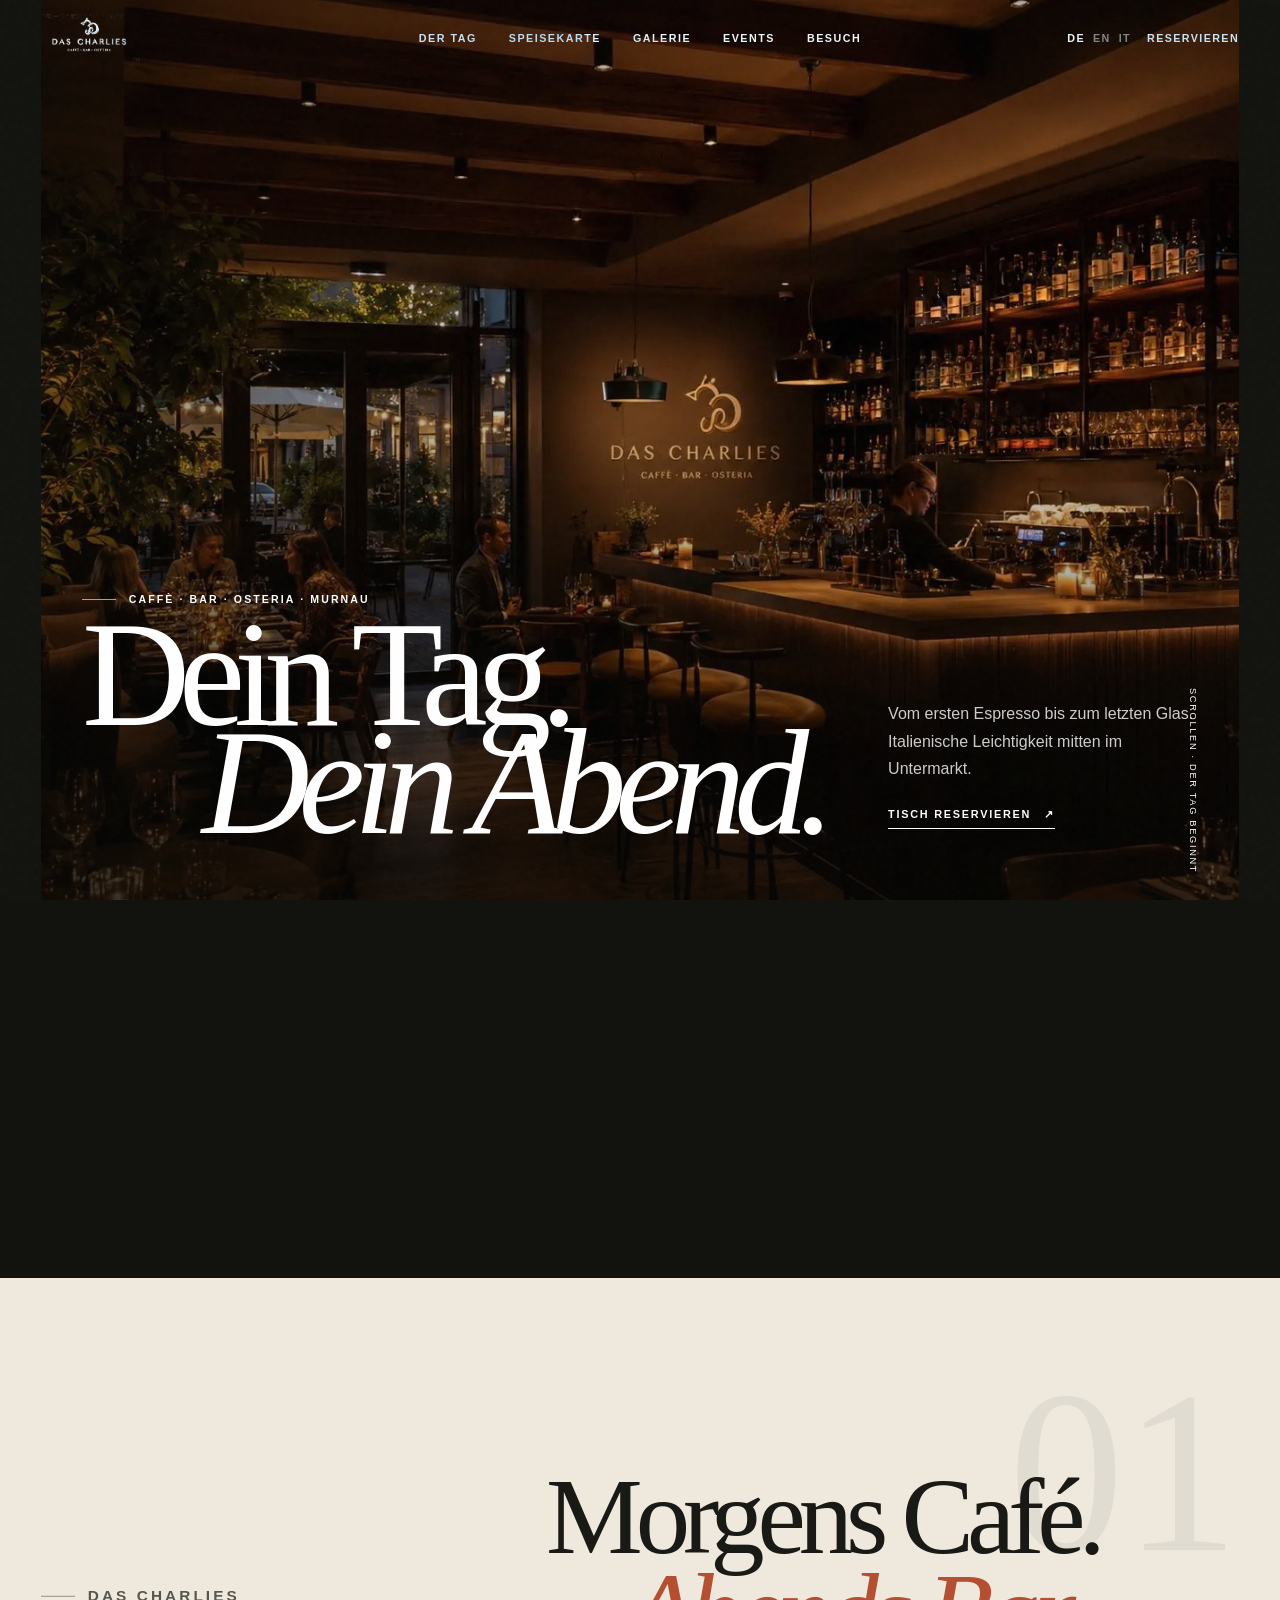
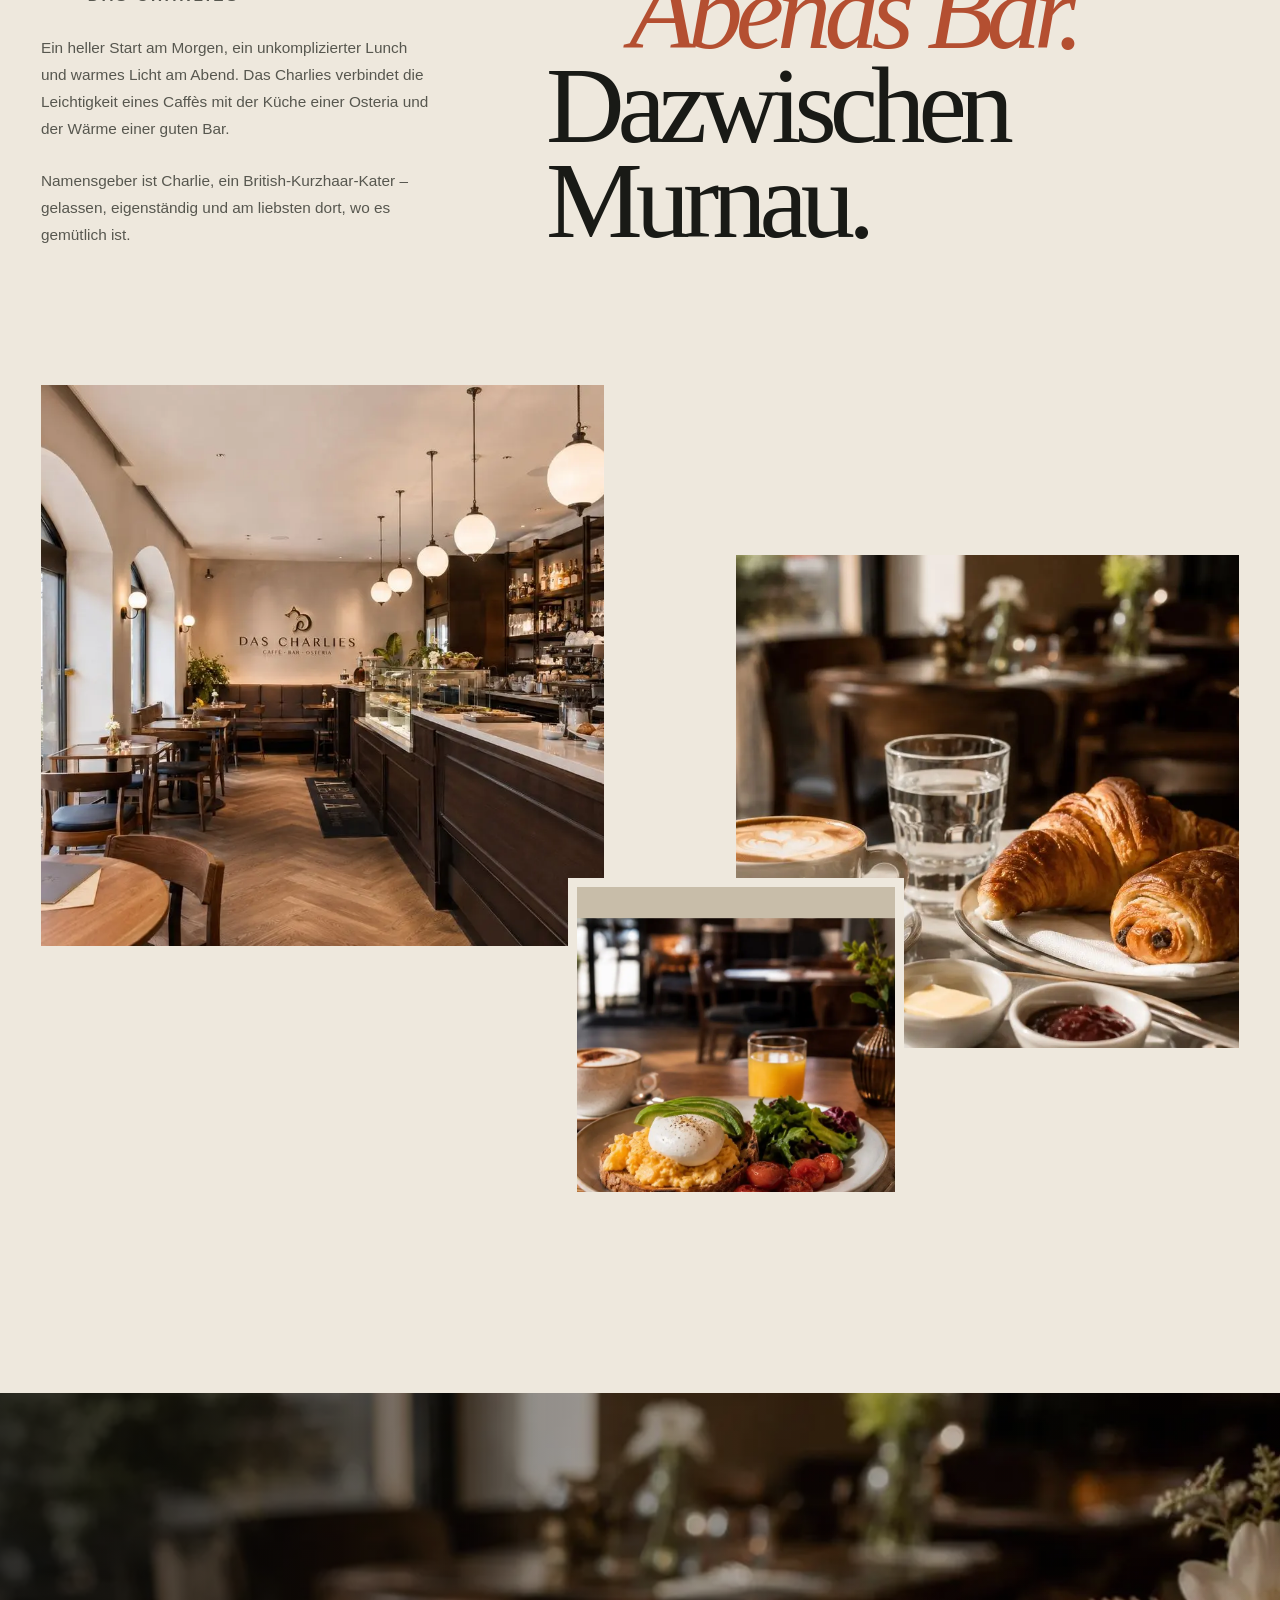
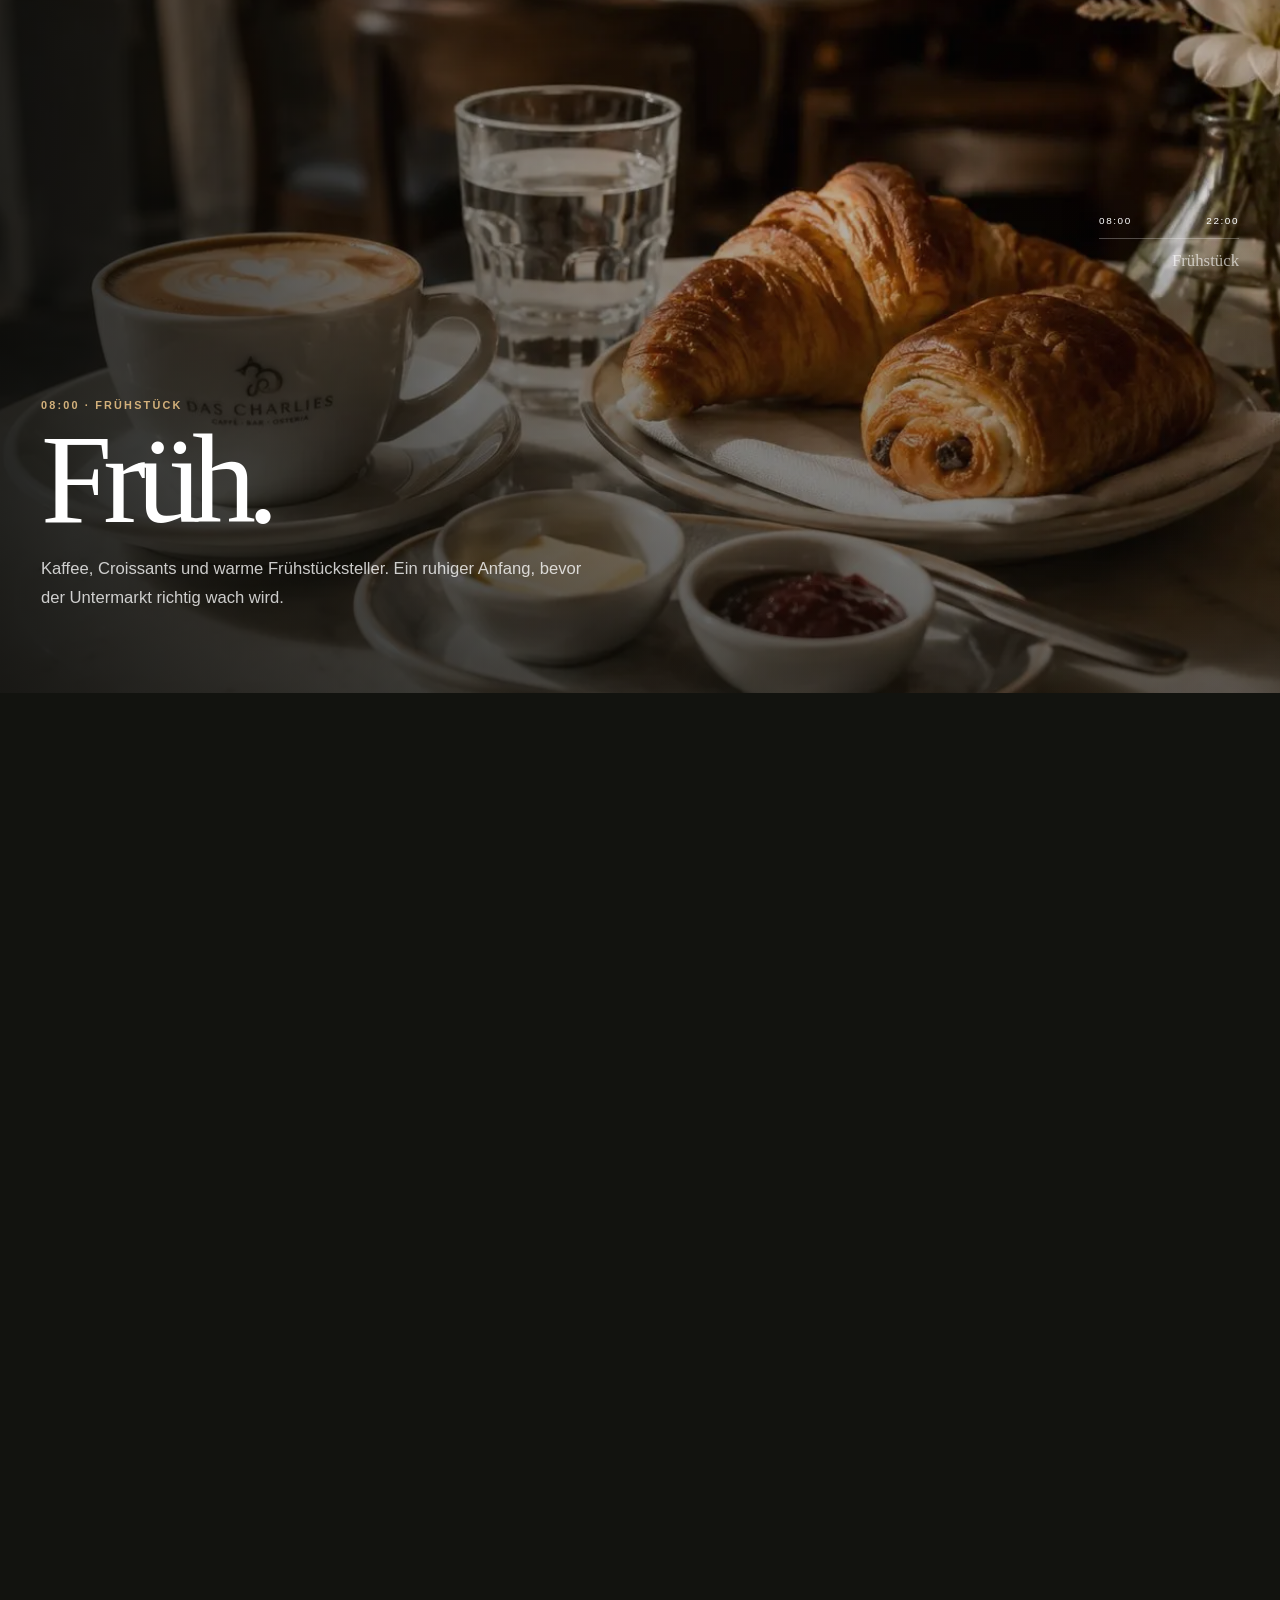
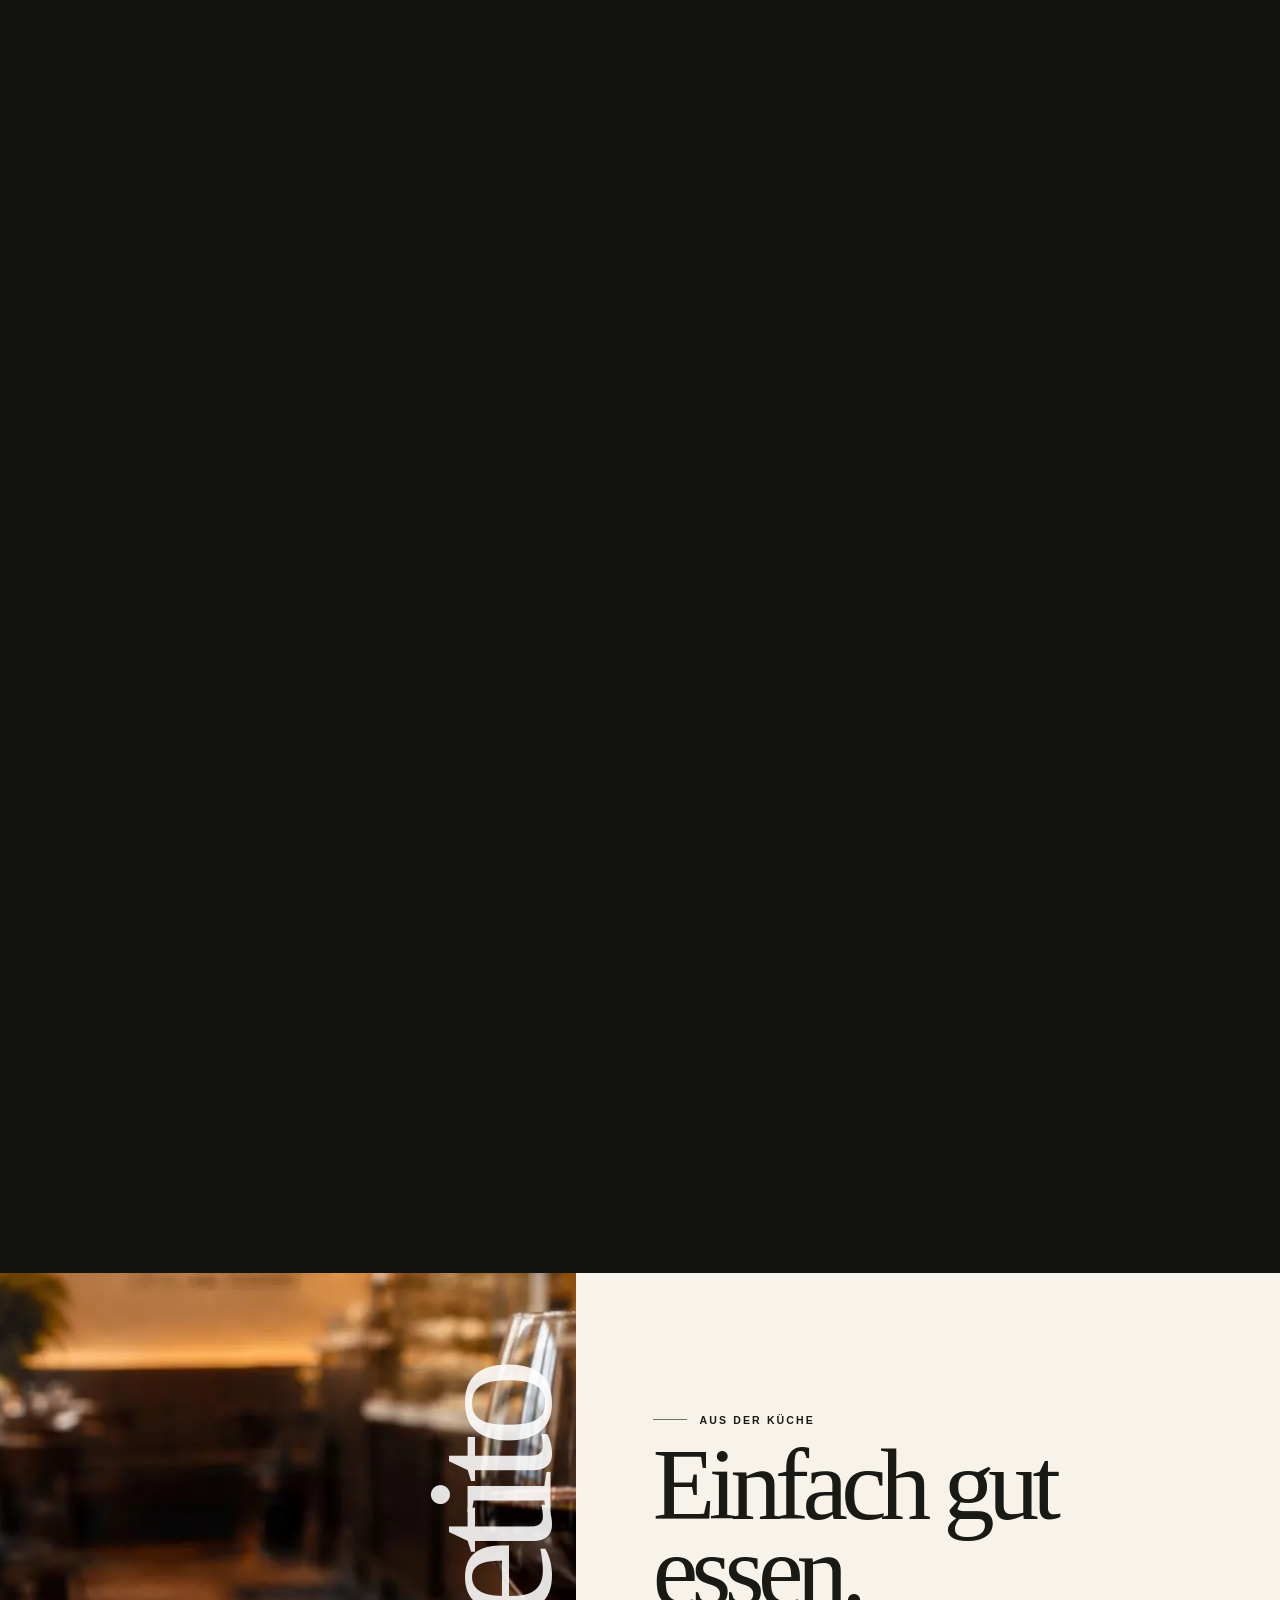
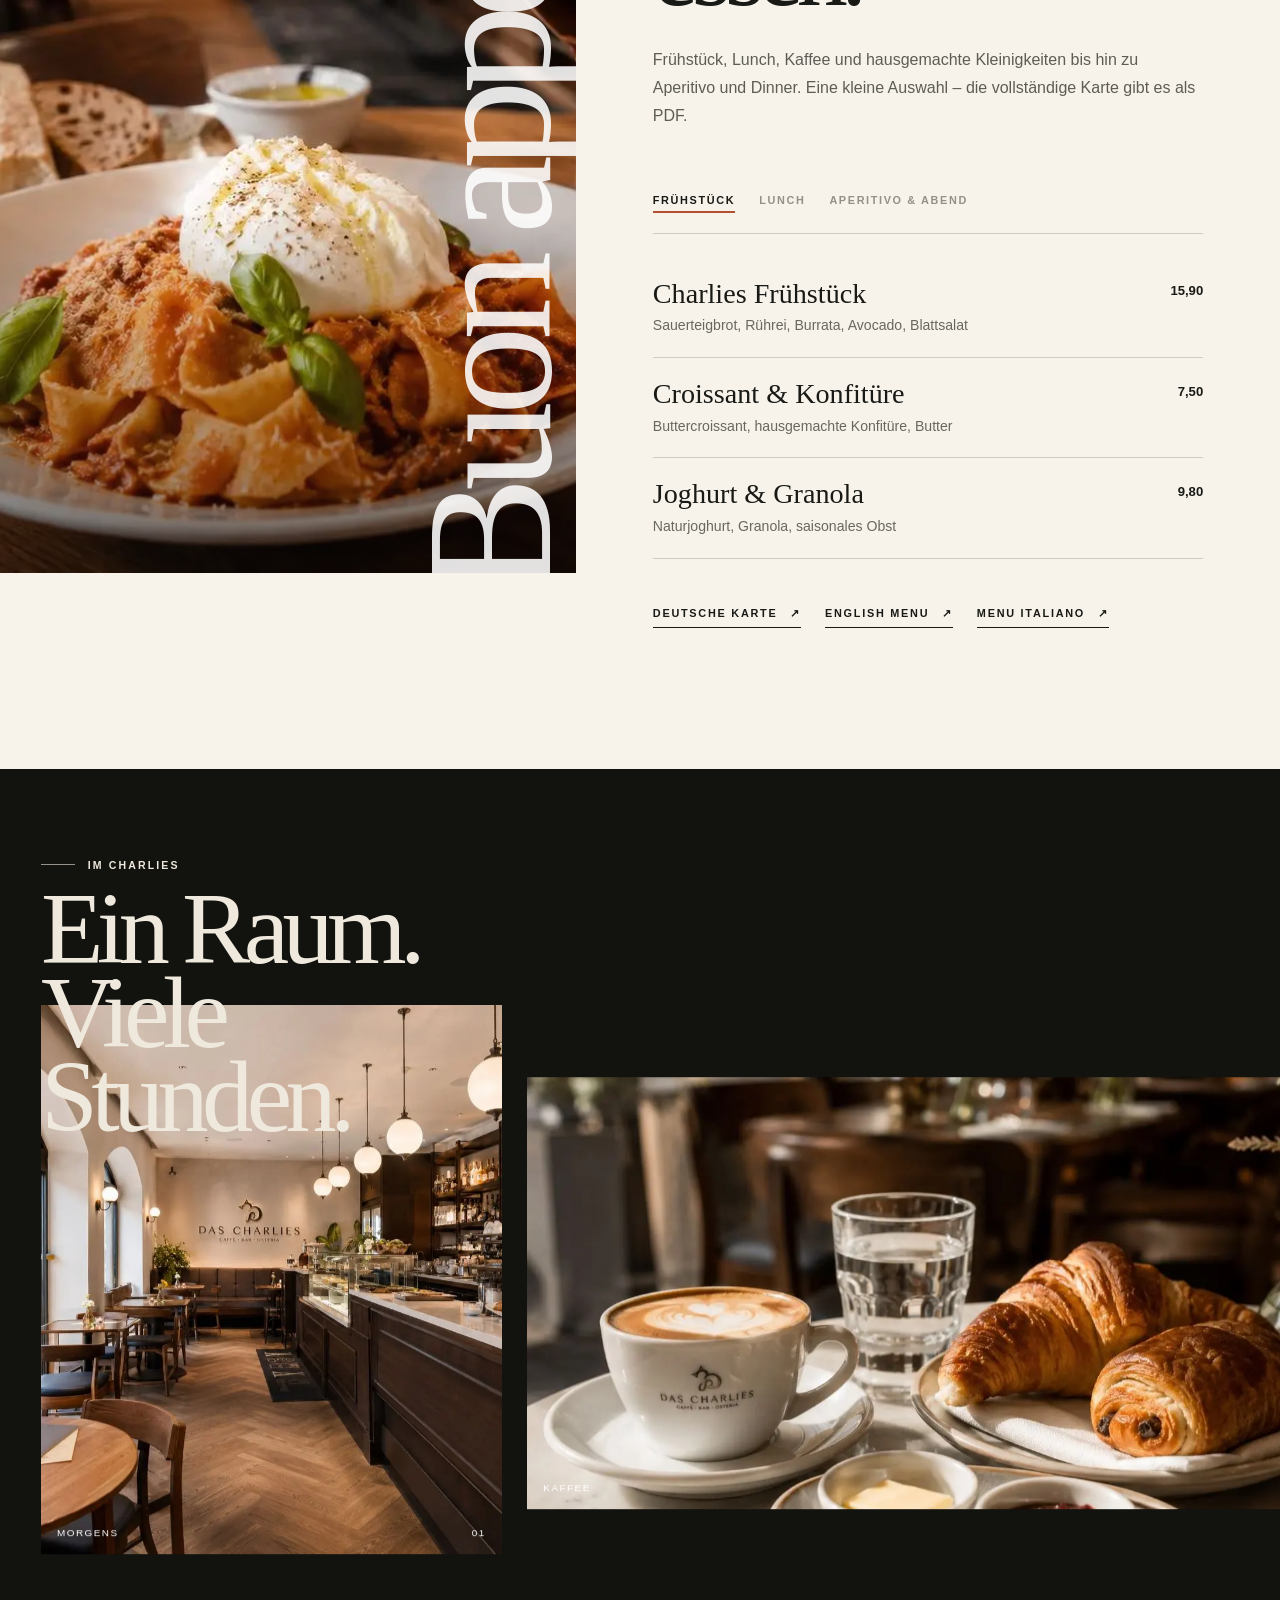
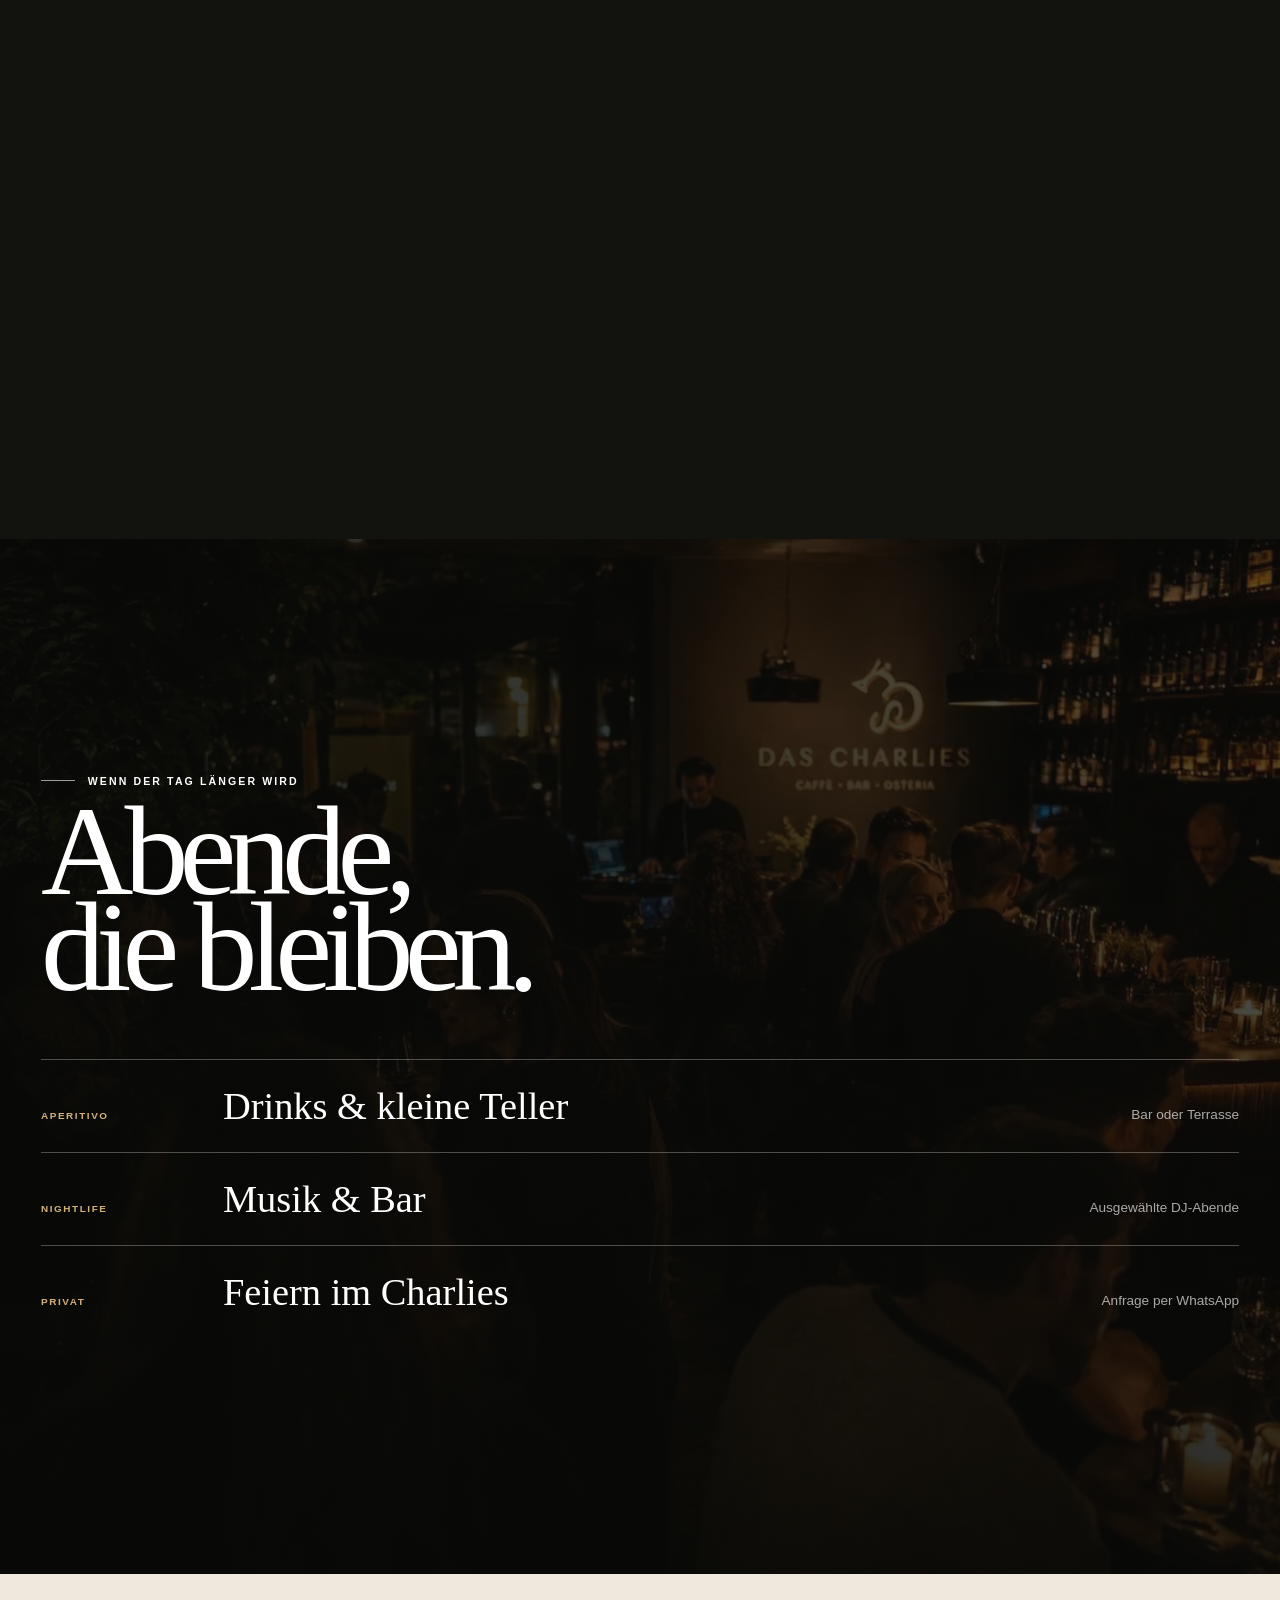
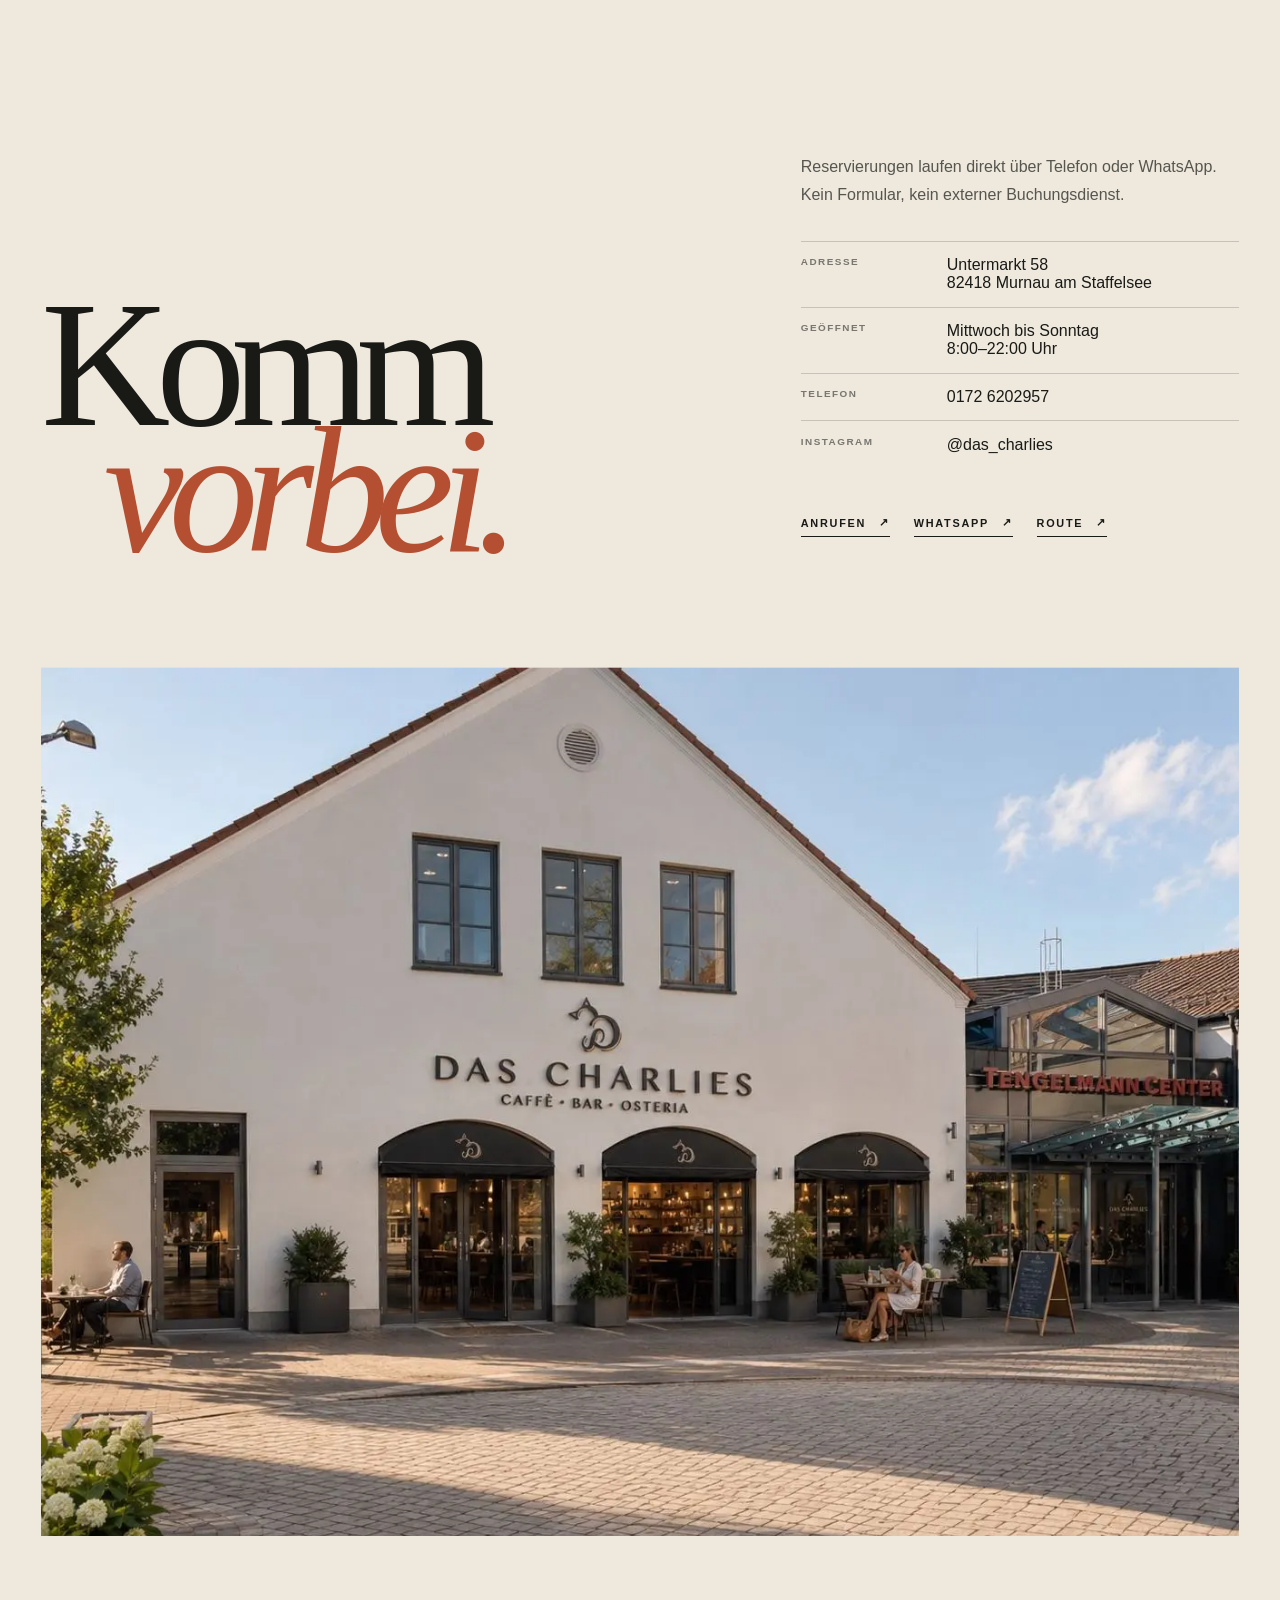
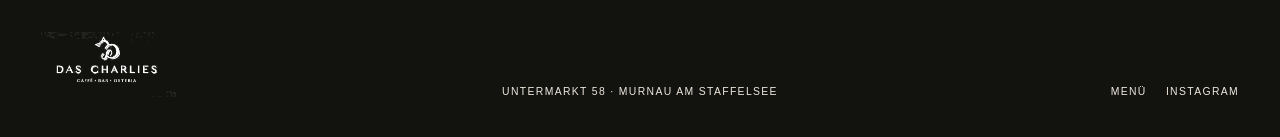
<file: index.html>
<!DOCTYPE html>
<html lang="de">
<head>
  <meta charset="utf-8">
  <meta name="viewport" content="width=device-width,initial-scale=1,viewport-fit=cover">
  <meta name="theme-color" content="#12130f">
  <meta name="description" content="Das Charlies in Murnau am Staffelsee – Caffè, Bar und Osteria von morgens bis abends.">
  <title>Das Charlies — Caffè · Bar · Osteria in Murnau</title>
  <link rel="preload" href="assets/images/bar.webp" as="image" type="image/webp">
  <link rel="stylesheet" href="styles.css?v=4">
</head>
<body>
  <div class="grain" aria-hidden="true"></div>
  <header class="site-header">
    <a href="#top" aria-label="Das Charlies – Startseite"><img class="brand" src="assets/images/logo.png" alt="Das Charlies"></a>
    <nav class="nav-links" aria-label="Hauptnavigation">
      <a href="#day">Der Tag</a><a href="#menu">Speisekarte</a><a href="#gallery">Galerie</a><a href="#events">Events</a><a href="#visit">Besuch</a>
    </nav>
    <div class="header-tools">
      <nav class="lang-links" aria-label="Sprache"><a href="index.html" aria-current="page">DE</a><a href="en.html">EN</a><a href="it.html">IT</a></nav>
      <a href="tel:+491726202957">Reservieren</a>
      <button class="menu-toggle" type="button" aria-label="Menü öffnen" aria-expanded="false"><span></span></button>
    </div>
  </header>
  <nav class="mobile-nav" aria-label="Mobile Navigation">
    <a href="#day"><span>Der Tag</span><small>01</small></a><a href="#menu"><span>Speisekarte</span><small>02</small></a><a href="#gallery"><span>Galerie</span><small>03</small></a><a href="#events"><span>Events</span><small>04</small></a><a href="#visit"><span>Besuch</span><small>05</small></a>
  </nav>

  <main>
    <section class="hero" id="top" aria-labelledby="hero-title">
      <div class="hero-sticky">
        <div class="hero-frame"><img src="assets/images/bar.webp" alt="Die beleuchtete Bar im Das Charlies am Abend"></div>
        <div class="hero-copy">
          <div><p class="hero-kicker">Caffè · Bar · Osteria · Murnau</p><h1 id="hero-title">Dein Tag.<span>Dein Abend.</span></h1></div>
          <div class="hero-side"><p>Vom ersten Espresso bis zum letzten Glas. Italienische Leichtigkeit mitten im Untermarkt.</p><a class="text-link" href="tel:+491726202957">Tisch&nbsp;reservieren</a></div>
        </div>
        <span class="scroll-note">Scrollen · Der Tag beginnt</span>
      </div>
    </section>

    <section class="manifesto" aria-labelledby="manifesto-title">
      <span class="manifesto-number" aria-hidden="true">01</span>
      <div class="manifesto-grid">
        <div class="manifesto-aside reveal">
          <p class="eyebrow">Das Charlies</p>
          <p>Ein heller Start am Morgen, ein unkomplizierter Lunch und warmes Licht am Abend. Das Charlies verbindet die Leichtigkeit eines Caffès mit der Küche einer Osteria und der Wärme einer guten Bar.</p>
          <p>Namensgeber ist Charlie, ein British-Kurzhaar-Kater – gelassen, eigenständig und am liebsten dort, wo es gemütlich ist.</p>
        </div>
        <h2 class="manifesto-title reveal" id="manifesto-title">Morgens Café.<em>Abends Bar.</em>Dazwischen Murnau.</h2>
      </div>
      <div class="manifesto-collage">
        <figure class="collage-a parallax-media"><img src="assets/images/interior.webp" alt="Heller Gastraum und Bar am Tag" loading="lazy"></figure>
        <figure class="collage-b parallax-media"><img src="assets/images/croissants.webp" alt="Cappuccino und Croissants" loading="lazy"></figure>
        <figure class="collage-c parallax-media"><img src="assets/images/brunch.webp" alt="Frühstücksteller im Charlies" loading="lazy"></figure>
      </div>
    </section>

    <section class="day-story" id="day" aria-label="Ein Tag im Charlies">
      <div class="day-sticky">
        <article class="day-scene" data-label="Frühstück"><img src="assets/images/croissants.webp" alt="Croissants und Cappuccino am Morgen"><div class="day-copy"><time datetime="08:00">08:00 · Frühstück</time><h2>Früh.</h2><p>Kaffee, Croissants und warme Frühstücksteller. Ein ruhiger Anfang, bevor der Untermarkt richtig wach wird.</p></div></article>
        <article class="day-scene" data-label="Brunch"><img src="assets/images/brunch.webp" alt="Frühstück und Brunch im Charlies" loading="lazy"><div class="day-copy"><time datetime="10:30">10:30 · Brunch</time><h2>Langsam.</h2><p>Ein zweiter Kaffee, etwas Herzhaftes und kein Grund aufzustehen. So darf ein Vormittag in Murnau bleiben.</p></div></article>
        <article class="day-scene" data-label="Lunch"><img src="assets/images/pasta.webp" alt="Pasta zum Lunch" loading="lazy"><div class="day-copy"><time datetime="12:30">12:30 · Lunch</time><h2>Mittag.</h2><p>Pasta, Salate und ein Mittagessen, das klar und unkompliziert bleibt – mit guten Produkten und ohne schwere Inszenierung.</p></div></article>
        <article class="day-scene" data-label="Aperitivo"><img src="assets/images/aperitivo.webp" alt="Aperitivo mit kleinen Tellern und Drinks" loading="lazy"><div class="day-copy"><time datetime="18:00">18:00 · Aperitivo</time><h2>Gold.</h2><p>Spritz, Wein und kleine Teller. Das Licht wird wärmer, die Gespräche länger und der Übergang in den Abend selbstverständlich.</p></div></article>
        <article class="day-scene" data-label="Bar"><img src="assets/images/evening.webp" alt="Volle Bar im Charlies am Abend" loading="lazy"><div class="day-copy"><time datetime="20:00">Ab 20:00 · Dinner &amp; Bar</time><h2>Nacht.</h2><p>Dinner, Drinks und besondere Abende. Die Bar wird zum Mittelpunkt, ohne dass das Charlies seine ruhige Eleganz verliert.</p></div></article>
        <div class="day-index" aria-hidden="true"><div class="day-index-top"><span>08:00</span><span>22:00</span></div><div class="day-index-line"><span></span></div><div class="day-index-label">Frühstück</div></div>
      </div>
    </section>

    <section class="menu-section" id="menu" aria-labelledby="menu-title">
      <div class="menu-visual"><img src="assets/images/pasta.webp" alt="Pasta mit Burrata im Charlies" loading="lazy"><span class="menu-visual-word" aria-hidden="true">Buon appetito</span></div>
      <div class="menu-content">
        <p class="eyebrow reveal">Aus der Küche</p><h2 class="reveal" id="menu-title">Einfach gut essen.</h2>
        <p class="menu-intro reveal">Frühstück, Lunch, Kaffee und hausgemachte Kleinigkeiten bis hin zu Aperitivo und Dinner. Eine kleine Auswahl – die vollständige Karte gibt es als PDF.</p>
        <div class="menu-tabs" role="tablist" aria-label="Speisekartenbereiche">
          <button class="menu-tab" type="button" role="tab" aria-selected="true" aria-controls="panel-breakfast" id="tab-breakfast">Frühstück</button>
          <button class="menu-tab" type="button" role="tab" aria-selected="false" aria-controls="panel-lunch" id="tab-lunch">Lunch</button>
          <button class="menu-tab" type="button" role="tab" aria-selected="false" aria-controls="panel-evening" id="tab-evening">Aperitivo &amp; Abend</button>
        </div>
        <div class="menu-panel is-active" id="panel-breakfast" role="tabpanel" aria-labelledby="tab-breakfast">
          <article class="dish"><div><h3>Charlies Frühstück</h3><p>Sauerteigbrot, Rührei, Burrata, Avocado, Blattsalat</p></div><strong>15,90</strong></article>
          <article class="dish"><div><h3>Croissant &amp; Konfitüre</h3><p>Buttercroissant, hausgemachte Konfitüre, Butter</p></div><strong>7,50</strong></article>
          <article class="dish"><div><h3>Joghurt &amp; Granola</h3><p>Naturjoghurt, Granola, saisonales Obst</p></div><strong>9,80</strong></article>
        </div>
        <div class="menu-panel" id="panel-lunch" role="tabpanel" aria-labelledby="tab-lunch" hidden>
          <article class="dish"><div><h3>Pasta al Ragù</h3><p>Breite Pasta, langsam geschmortes Ragù, Burrata</p></div><strong>18,90</strong></article>
          <article class="dish"><div><h3>Insalata Charlies</h3><p>Blattsalat, geröstetes Gemüse, Focaccia</p></div><strong>14,50</strong></article>
          <article class="dish"><div><h3>Tagessuppe</h3><p>Saisonale Suppe, Sauerteigbrot</p></div><strong>8,90</strong></article>
        </div>
        <div class="menu-panel" id="panel-evening" role="tabpanel" aria-labelledby="tab-evening" hidden>
          <article class="dish"><div><h3>Aperitivo Board</h3><p>Burrata, Prosciutto, Oliven, Gemüse, Focaccia</p></div><strong>24,00</strong></article>
          <article class="dish"><div><h3>Burrata</h3><p>Tomate, Basilikum, Olivenöl, Brot</p></div><strong>15,50</strong></article>
          <article class="dish"><div><h3>Aperol Spritz</h3><p>Aperol, Prosecco, Soda</p></div><strong>8,90</strong></article>
        </div>
        <div class="menu-downloads reveal">
          <a class="text-link" href="assets/menu/speisekarte-de.pdf" target="_blank" rel="noopener">Deutsche Karte</a><a class="text-link" href="assets/menu/menu-en.pdf" target="_blank" rel="noopener">English Menu</a><a class="text-link" href="assets/menu/menu-it.pdf" target="_blank" rel="noopener">Menu Italiano</a>
        </div>
      </div>
    </section>

    <section class="filmstrip" id="gallery" aria-labelledby="gallery-title">
      <div class="filmstrip-sticky">
        <div class="filmstrip-head"><p class="eyebrow">Im Charlies</p><h2 id="gallery-title">Ein Raum. Viele Stunden.</h2></div>
        <div class="filmstrip-track">
          <figure class="film-card tall"><img src="assets/images/interior.webp" alt="Innenraum des Charlies" loading="lazy"><figcaption><span>Morgens</span><span>01</span></figcaption></figure>
          <figure class="film-card"><img src="assets/images/croissants.webp" alt="Kaffee und Croissants" loading="lazy"><figcaption><span>Kaffee</span><span>02</span></figcaption></figure>
          <figure class="film-card small"><img src="assets/images/aperitivo.webp" alt="Aperitivo im Charlies" loading="lazy"><figcaption><span>Aperitivo</span><span>03</span></figcaption></figure>
          <figure class="film-card tall"><img src="assets/images/bartender.webp" alt="Abend an der Bar" loading="lazy"><figcaption><span>Bar</span><span>04</span></figcaption></figure>
          <figure class="film-card"><img src="assets/images/facade.webp" alt="Das Charlies am Untermarkt" loading="lazy"><figcaption><span>Untermarkt 58</span><span>05</span></figcaption></figure>
        </div>
        <div class="filmstrip-progress" aria-hidden="true"><span></span></div>
      </div>
    </section>

    <section class="events" id="events" aria-labelledby="events-title">
      <div class="events-bg"><img src="assets/images/evening.webp" alt="" loading="lazy"></div>
      <div class="events-content">
        <p class="eyebrow reveal">Wenn der Tag länger wird</p><h2 class="reveal" id="events-title">Abende, die bleiben.</h2>
        <div class="event-row reveal"><small>Aperitivo</small><strong>Drinks &amp; kleine Teller</strong><span>Bar oder Terrasse</span></div>
        <div class="event-row reveal"><small>Nightlife</small><strong>Musik &amp; Bar</strong><span>Ausgewählte DJ-Abende</span></div>
        <div class="event-row reveal"><small>Privat</small><strong>Feiern im Charlies</strong><span>Anfrage per WhatsApp</span></div>
      </div>
    </section>

    <section class="visit" id="visit" aria-labelledby="visit-title">
      <div class="visit-top">
        <h2 class="reveal" id="visit-title">Komm<em>vorbei.</em></h2>
        <div class="visit-details reveal">
          <p>Reservierungen laufen direkt über Telefon oder WhatsApp. Kein Formular, kein externer Buchungsdienst.</p>
          <dl class="visit-facts">
            <div><dt>Adresse</dt><dd>Untermarkt 58<br>82418 Murnau am Staffelsee</dd></div><div><dt>Geöffnet</dt><dd>Mittwoch bis Sonntag<br>8:00–22:00 Uhr</dd></div><div><dt>Telefon</dt><dd><a href="tel:+491726202957">0172&nbsp;6202957</a></dd></div><div><dt>Instagram</dt><dd><a href="https://www.instagram.com/das_charlies" target="_blank" rel="noopener">@das_charlies</a></dd></div>
          </dl>
          <div class="menu-downloads"><a class="text-link" href="tel:+491726202957">Anrufen</a><a class="text-link" href="https://wa.me/491726202957?text=Hallo%2C%20ich%20w%C3%BCrde%20gerne%20einen%20Tisch%20im%20Das%20Charlies%20reservieren." target="_blank" rel="noopener">WhatsApp</a><a class="text-link" href="https://maps.apple.com/?q=Untermarkt+58+82418+Murnau+am+Staffelsee" target="_blank" rel="noopener">Route</a></div>
        </div>
      </div>
      <div class="visit-image parallax-media"><img src="assets/images/facade.webp" alt="Fassade des Das Charlies am Untermarkt in Murnau" loading="lazy"></div>
    </section>
  </main>

  <footer class="footer"><img src="assets/images/logo.png" alt="Das Charlies"><span class="footer-center">Untermarkt 58 · Murnau am Staffelsee</span><span class="footer-right"><a href="assets/menu/speisekarte-de.pdf">Menü</a><a href="https://www.instagram.com/das_charlies">Instagram</a></span></footer>
  <script src="script.js"></script>
</body>
</html>
</file>
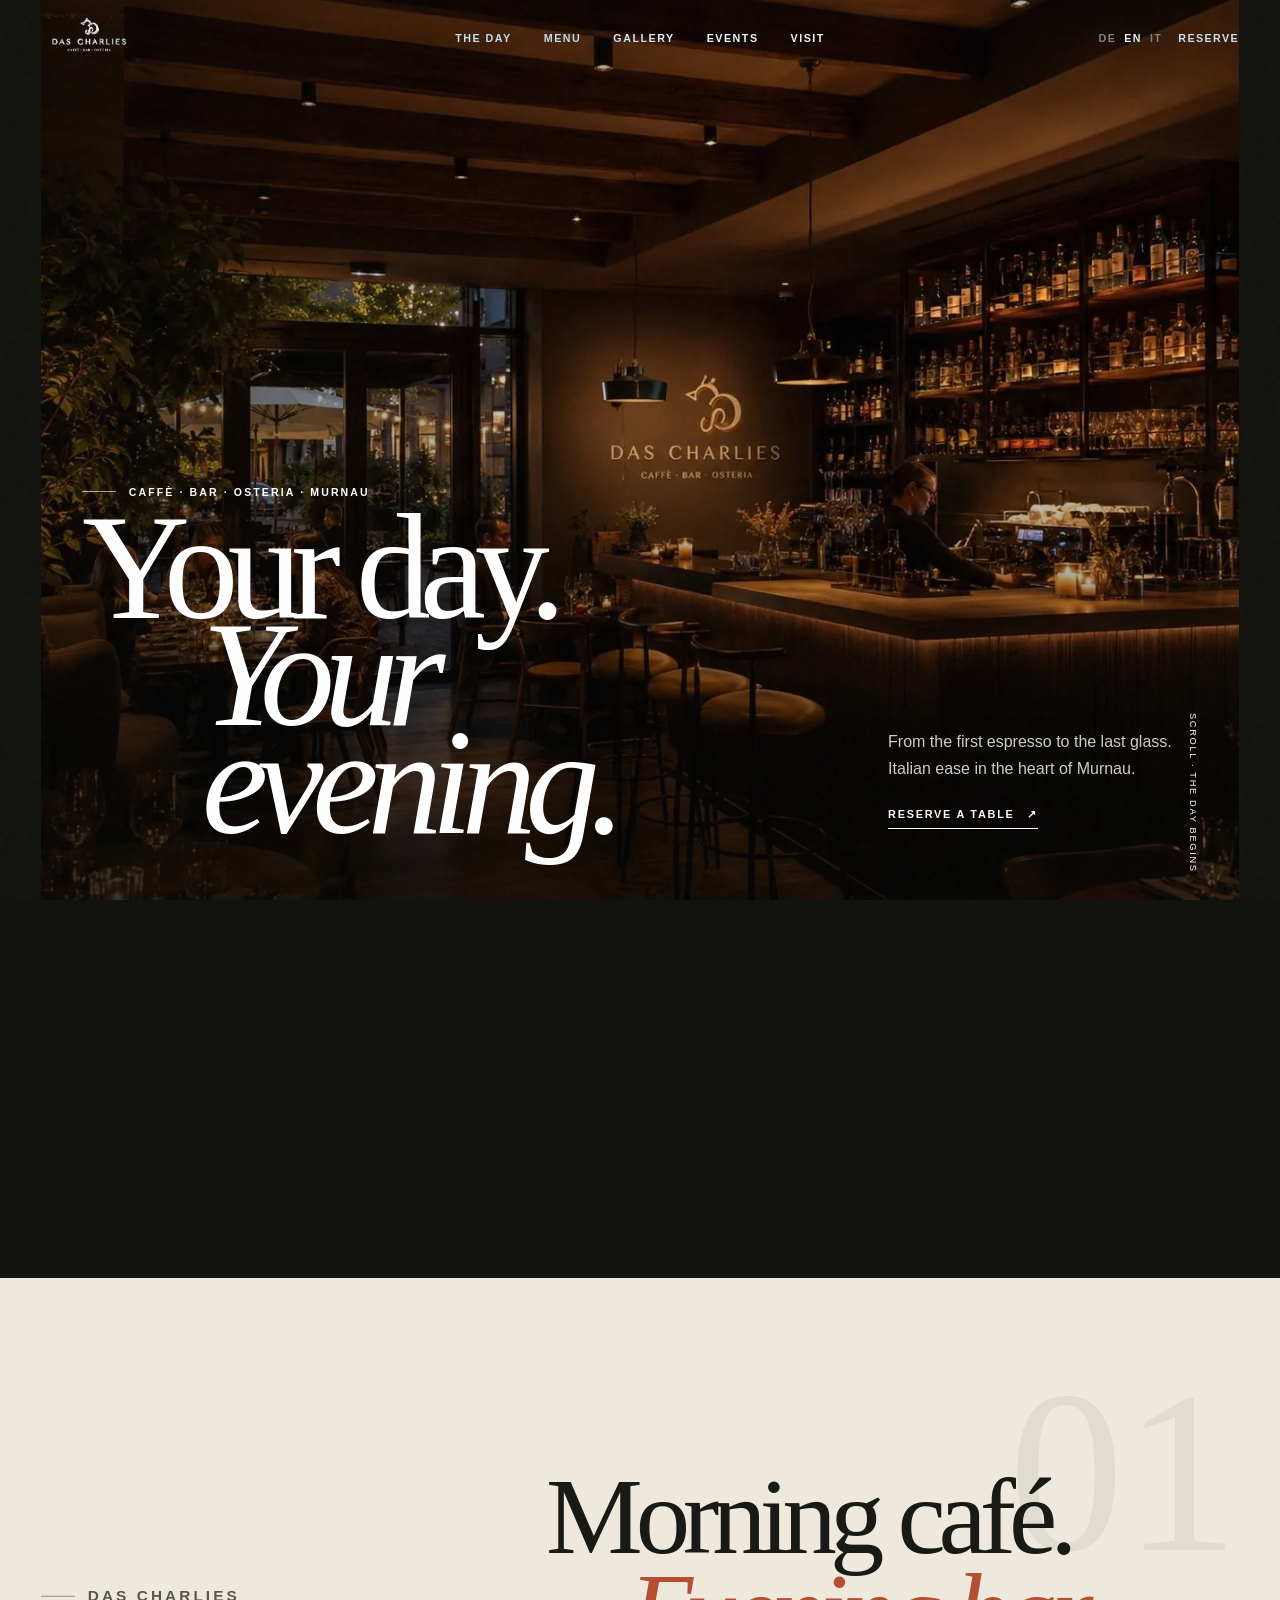
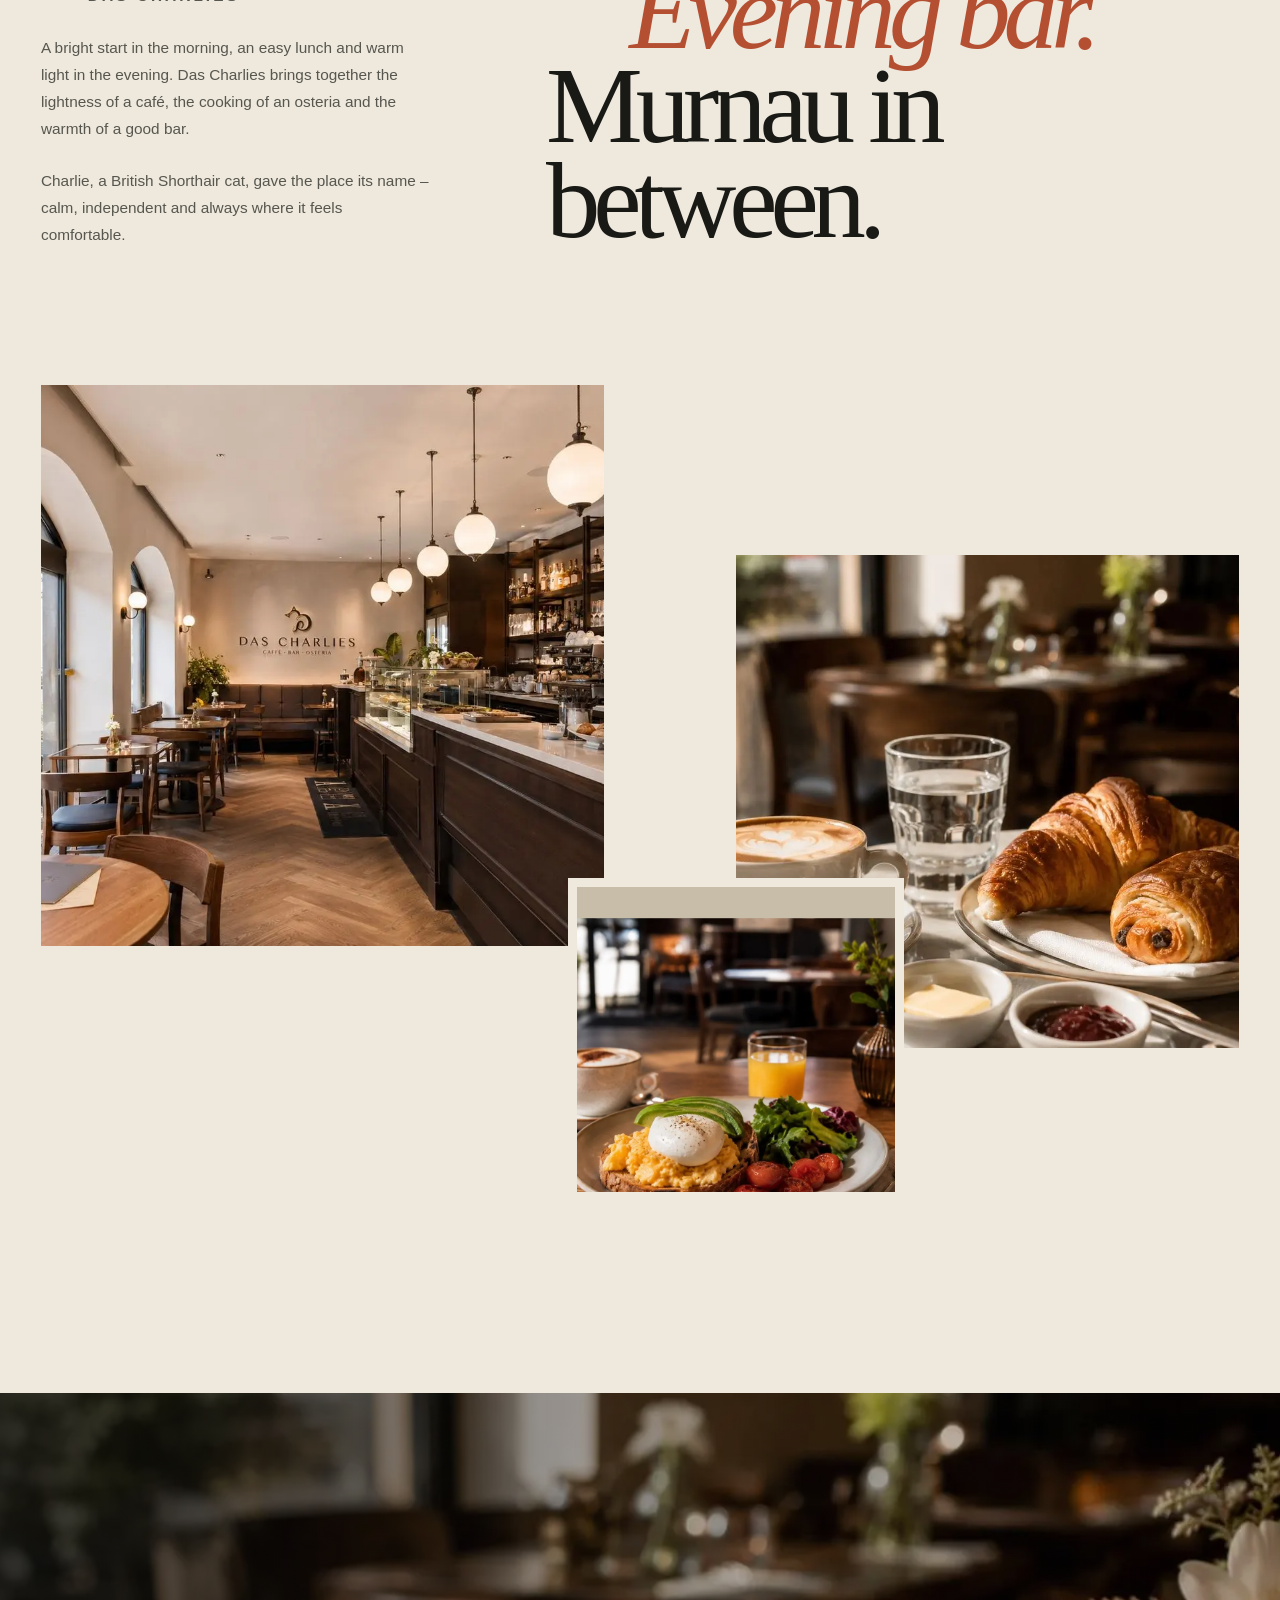
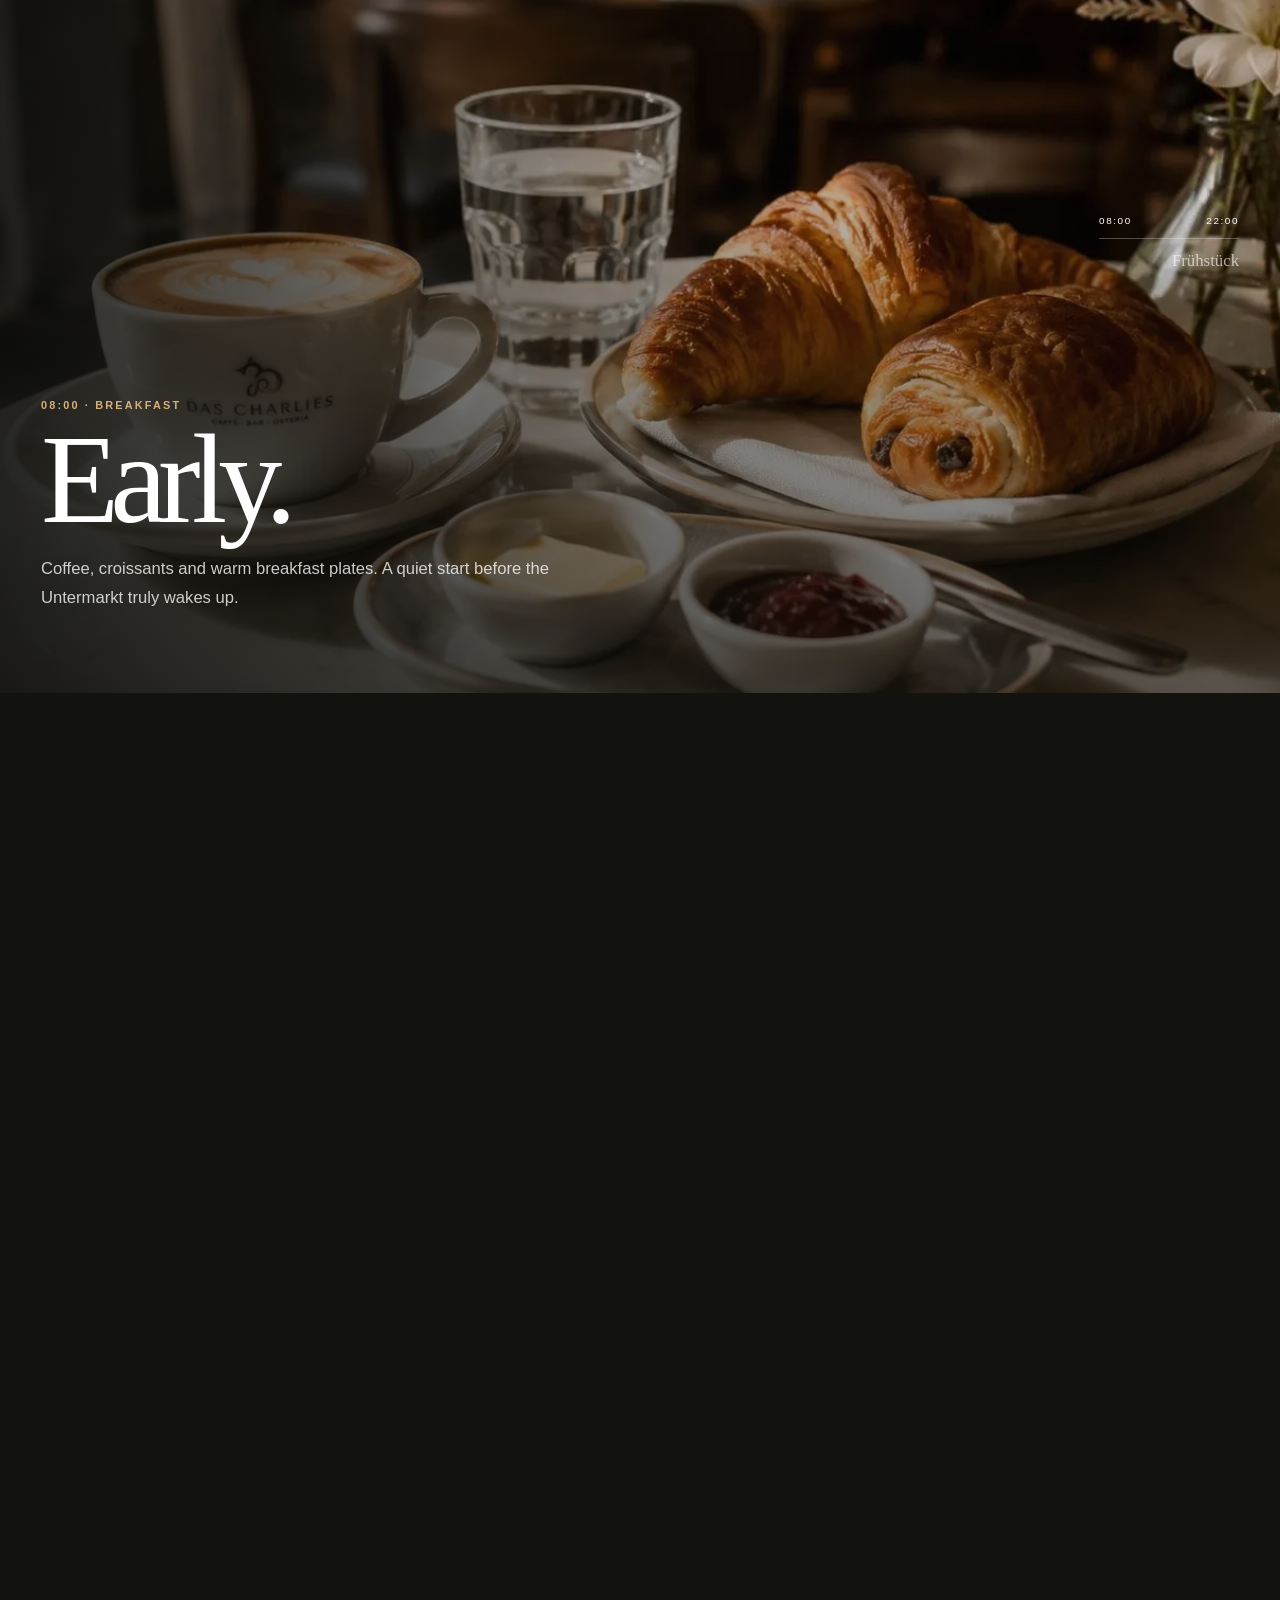
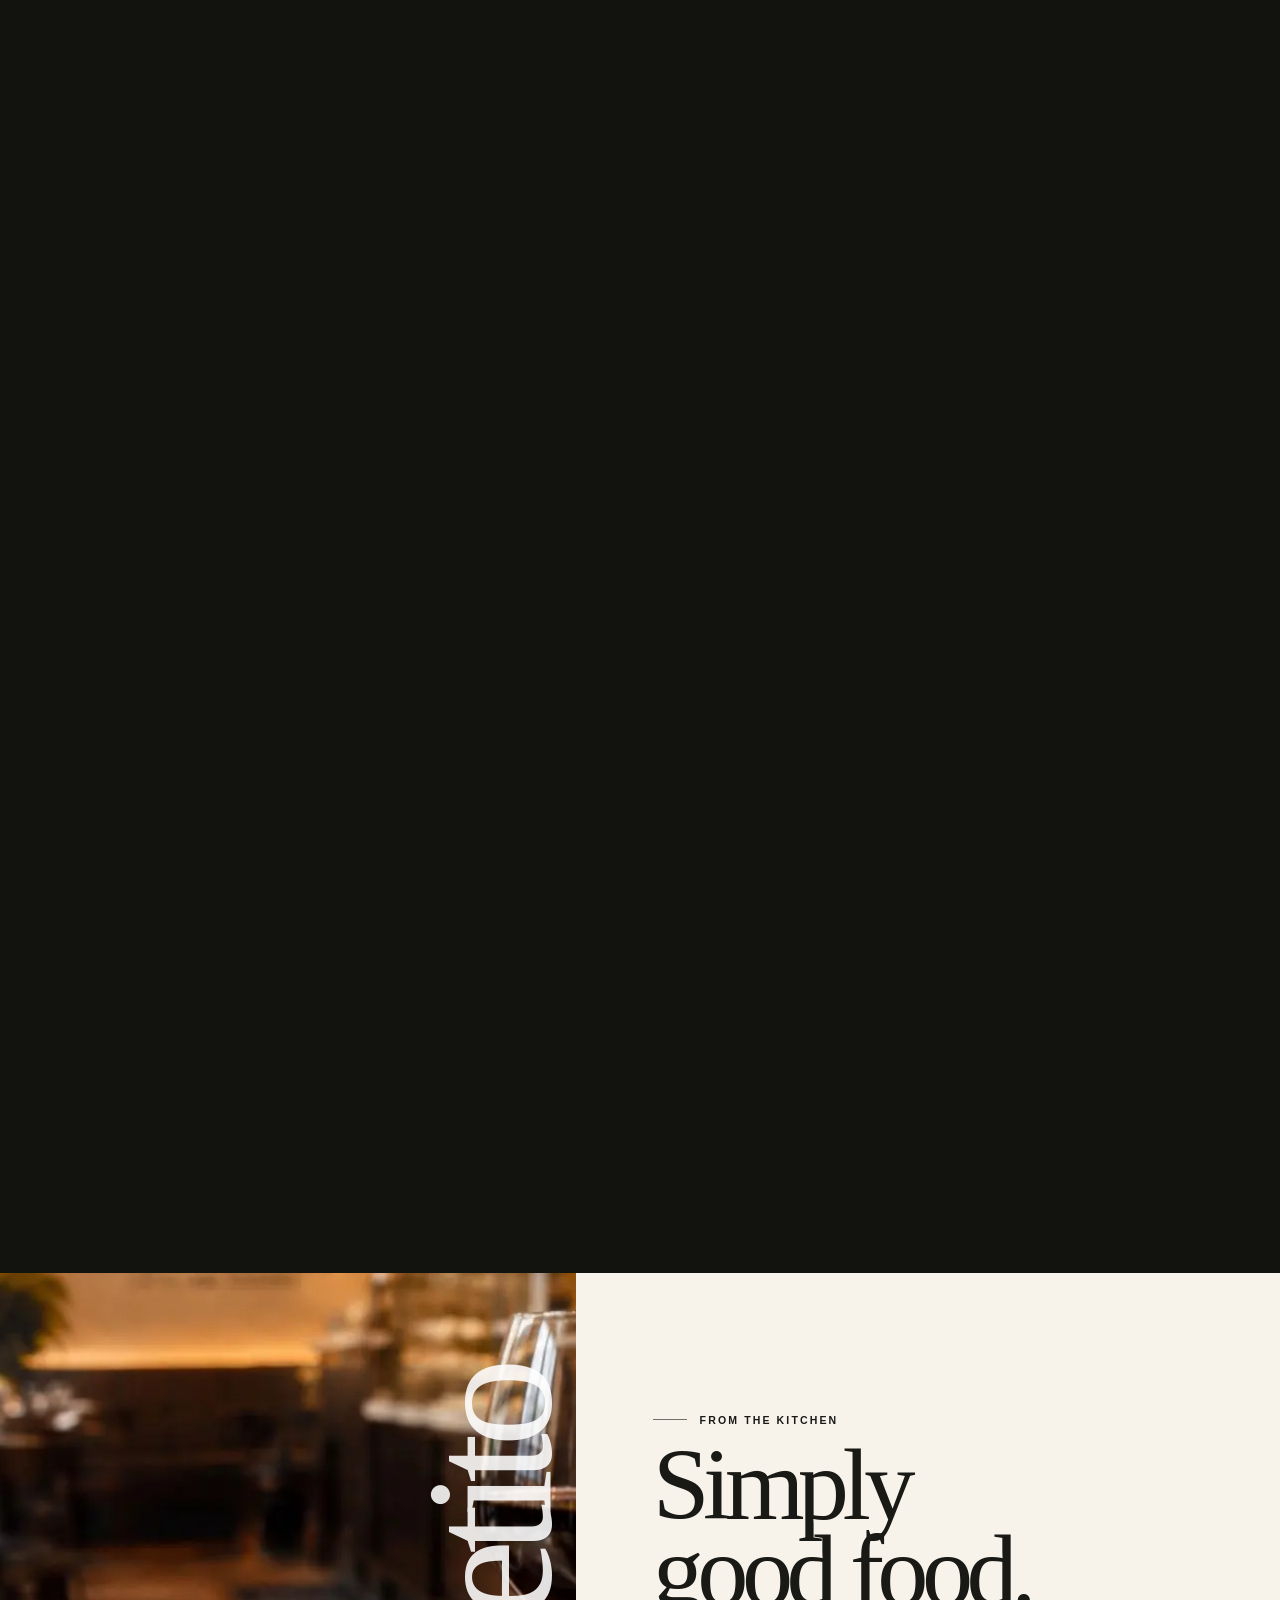
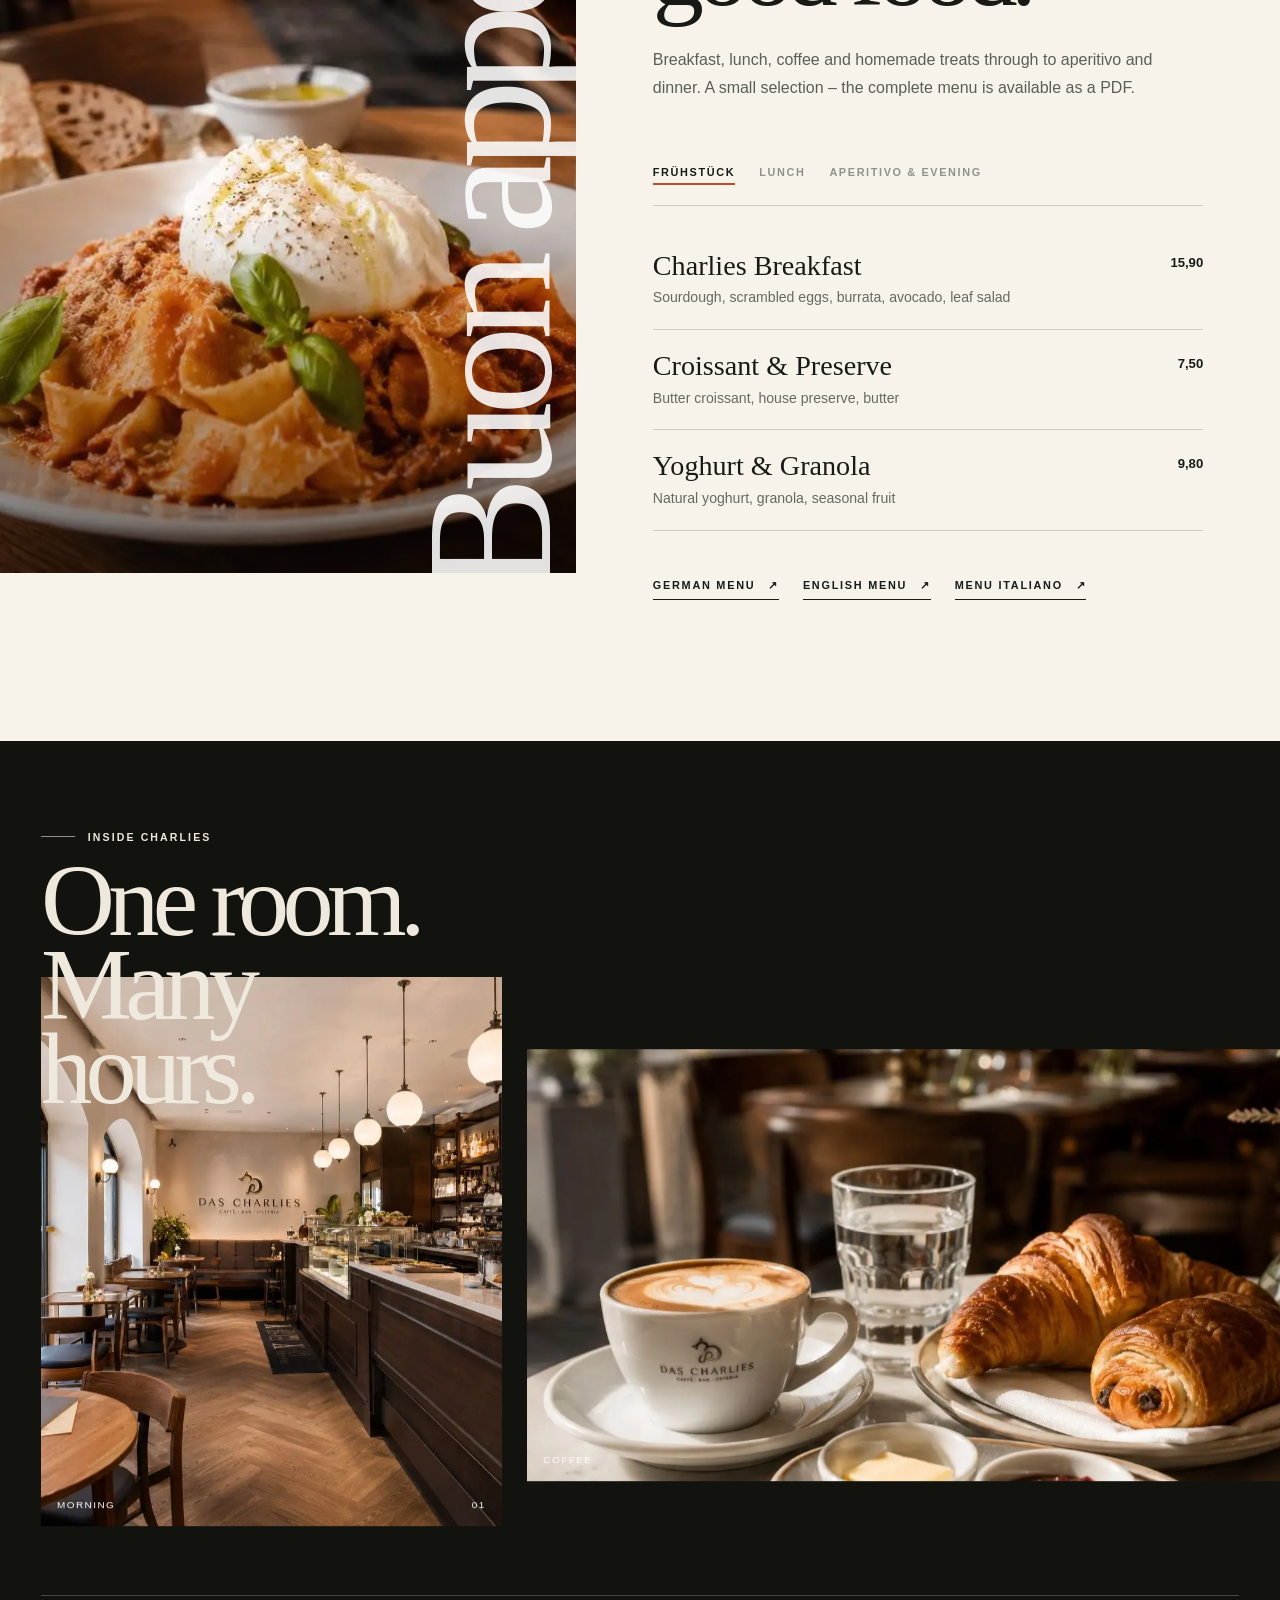
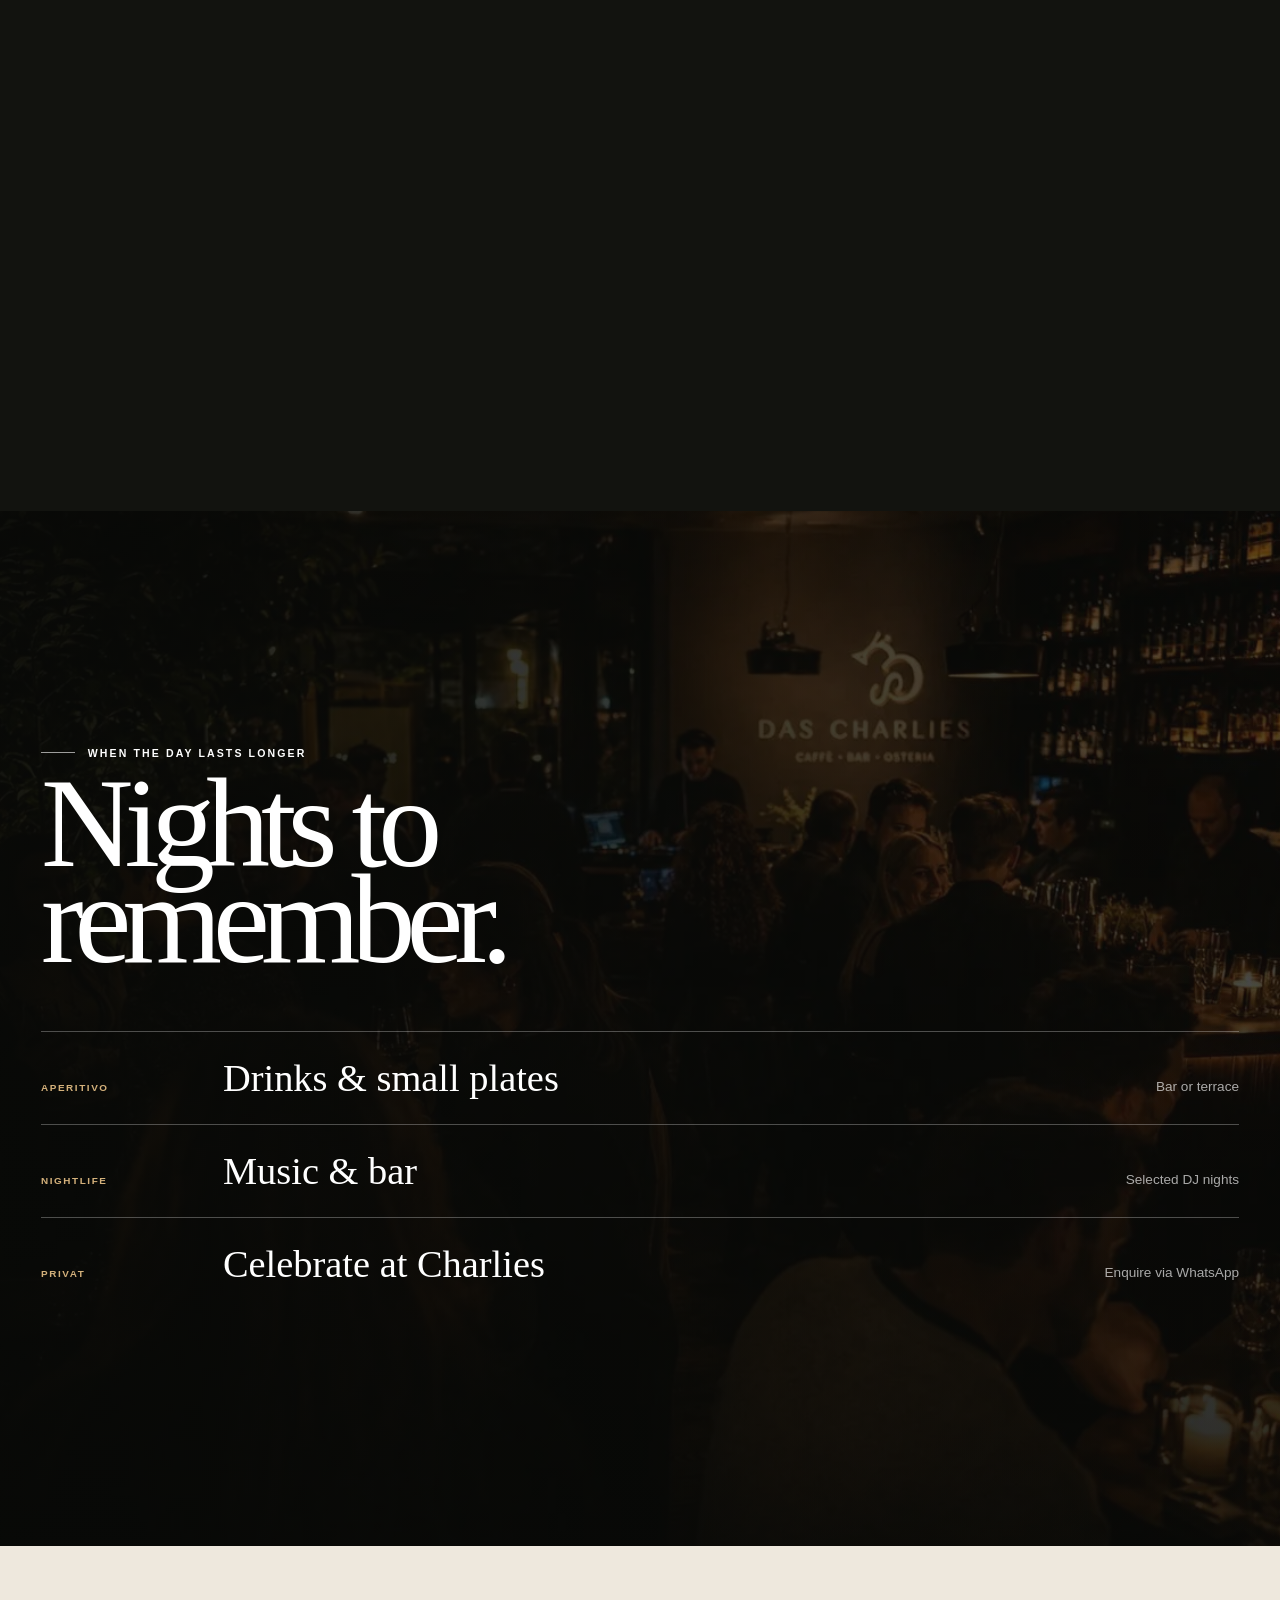
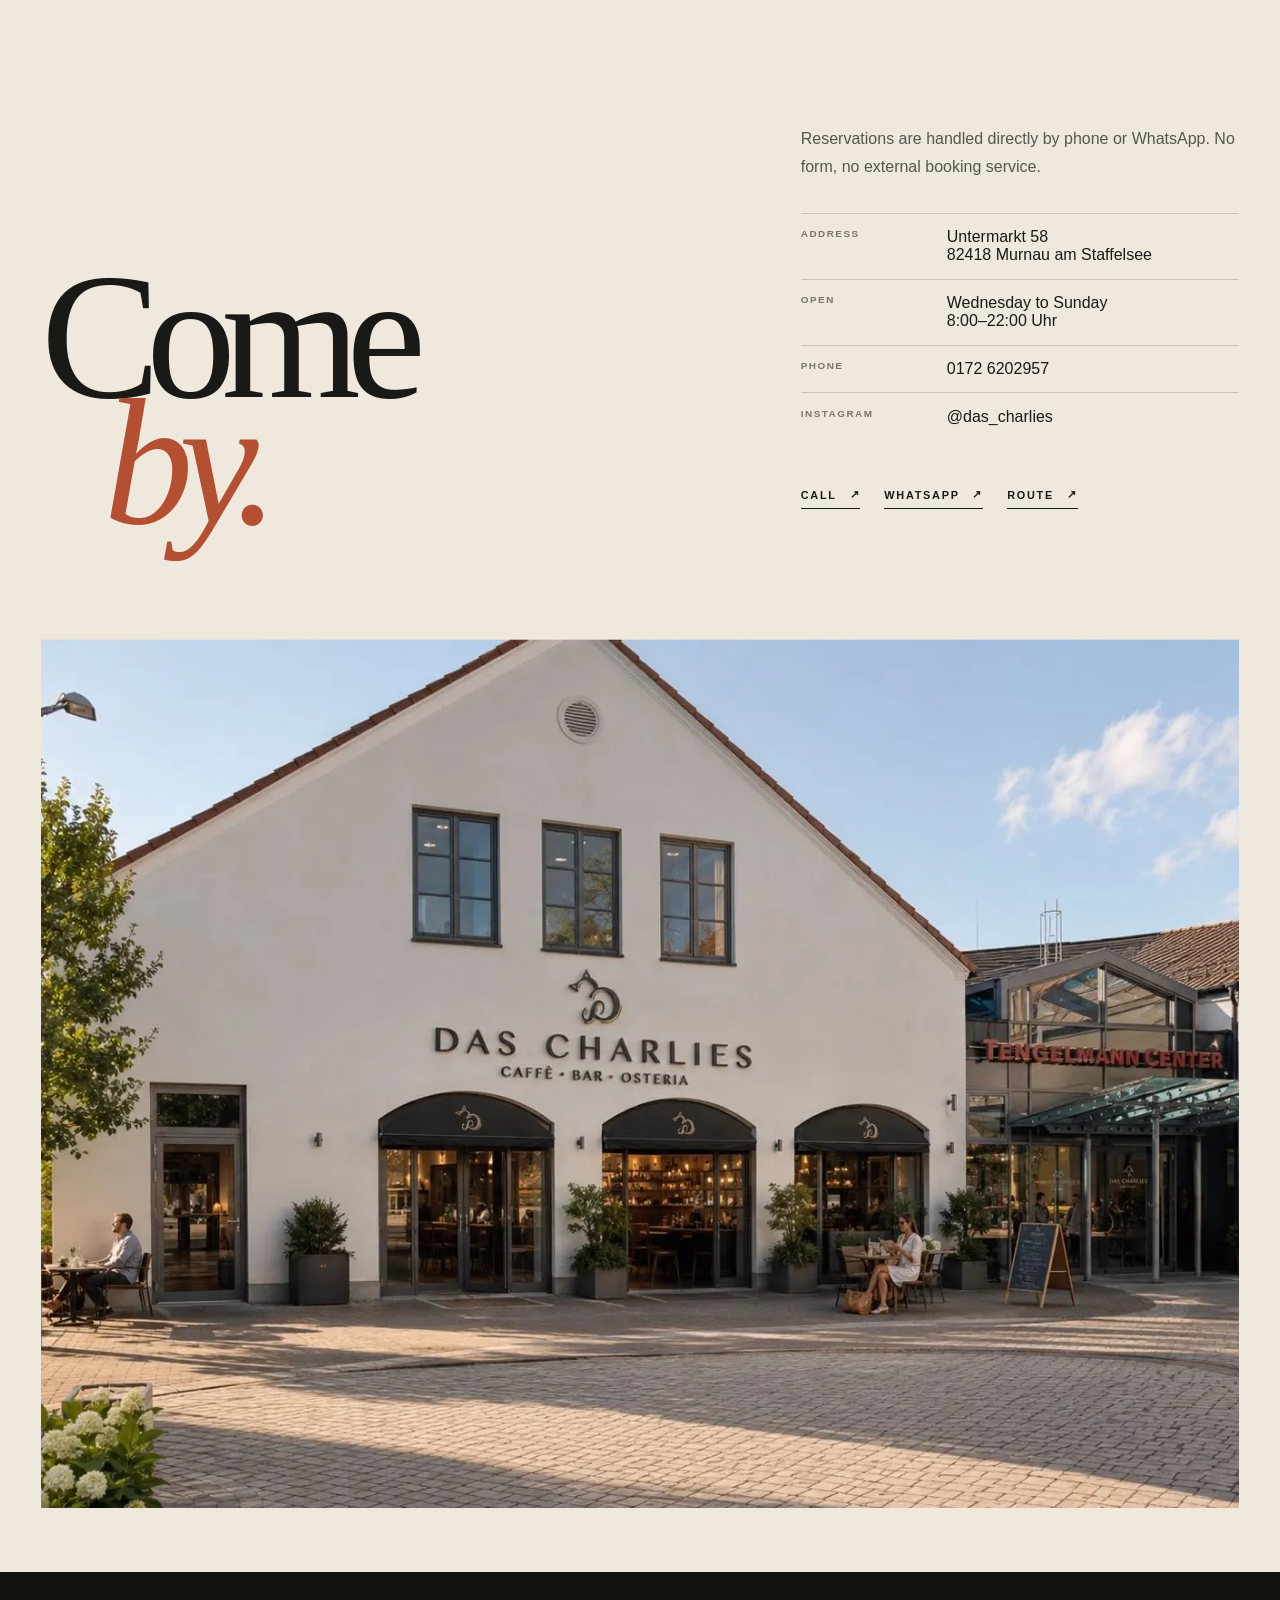
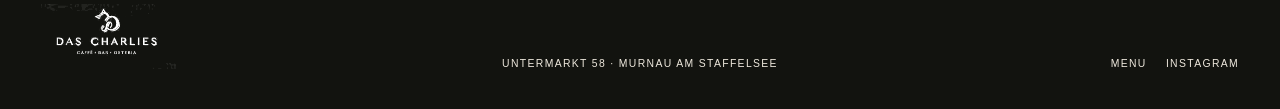
<file: en.html>
<!DOCTYPE html>
<html lang="en">
<head>
  <meta charset="utf-8">
  <meta name="viewport" content="width=device-width,initial-scale=1,viewport-fit=cover">
  <meta name="theme-color" content="#12130f">
  <meta name="description" content="Das Charlies in Murnau am Staffelsee – café, bar and osteria from morning until night.">
  <title>Das Charlies — Café · Bar · Osteria in Murnau</title>
  <link rel="preload" href="assets/images/bar.webp" as="image" type="image/webp">
  <link rel="stylesheet" href="styles.css?v=4">
</head>
<body>
  <div class="grain" aria-hidden="true"></div>
  <header class="site-header">
    <a href="#top" aria-label="Das Charlies – Startseite"><img class="brand" src="assets/images/logo.png" alt="Das Charlies"></a>
    <nav class="nav-links" aria-label="Main navigation">
      <a href="#day">The day</a><a href="#menu">Menu</a><a href="#gallery">Gallery</a><a href="#events">Events</a><a href="#visit">Visit</a>
    </nav>
    <div class="header-tools">
      <nav class="lang-links" aria-label="Language"><a href="index.html" >DE</a><a href="en.html" aria-current="page">EN</a><a href="it.html">IT</a></nav>
      <a href="tel:+491726202957">Reserve</a>
      <button class="menu-toggle" type="button" aria-label="Open menu" aria-expanded="false"><span></span></button>
    </div>
  </header>
  <nav class="mobile-nav" aria-label="Mobile navigation">
    <a href="#day"><span>The day</span><small>01</small></a><a href="#menu"><span>Menu</span><small>02</small></a><a href="#gallery"><span>Gallery</span><small>03</small></a><a href="#events"><span>Events</span><small>04</small></a><a href="#visit"><span>Visit</span><small>05</small></a>
  </nav>

  <main>
    <section class="hero" id="top" aria-labelledby="hero-title">
      <div class="hero-sticky">
        <div class="hero-frame"><img src="assets/images/bar.webp" alt="Die beleuchtete Bar im Das Charlies am Abend"></div>
        <div class="hero-copy">
          <div><p class="hero-kicker">Caffè · Bar · Osteria · Murnau</p><h1 id="hero-title">Your day.<span>Your evening.</span></h1></div>
          <div class="hero-side"><p>From the first espresso to the last glass. Italian ease in the heart of Murnau.</p><a class="text-link" href="tel:+491726202957">Reserve&nbsp;a&nbsp;table</a></div>
        </div>
        <span class="scroll-note">Scroll · The day begins</span>
      </div>
    </section>

    <section class="manifesto" aria-labelledby="manifesto-title">
      <span class="manifesto-number" aria-hidden="true">01</span>
      <div class="manifesto-grid">
        <div class="manifesto-aside reveal">
          <p class="eyebrow">Das Charlies</p>
          <p>A bright start in the morning, an easy lunch and warm light in the evening. Das Charlies brings together the lightness of a café, the cooking of an osteria and the warmth of a good bar.</p>
          <p>Charlie, a British Shorthair cat, gave the place its name – calm, independent and always where it feels comfortable.</p>
        </div>
        <h2 class="manifesto-title reveal" id="manifesto-title">Morning café.<em>Evening bar.</em>Murnau in between.</h2>
      </div>
      <div class="manifesto-collage">
        <figure class="collage-a parallax-media"><img src="assets/images/interior.webp" alt="Heller Gastraum und Bar am Tag" loading="lazy"></figure>
        <figure class="collage-b parallax-media"><img src="assets/images/croissants.webp" alt="Cappuccino und Croissants" loading="lazy"></figure>
        <figure class="collage-c parallax-media"><img src="assets/images/brunch.webp" alt="Frühstücksteller im Charlies" loading="lazy"></figure>
      </div>
    </section>

    <section class="day-story" id="day" aria-label="Ein Tag im Charlies">
      <div class="day-sticky">
        <article class="day-scene" data-label="Frühstück"><img src="assets/images/croissants.webp" alt="Croissants und Cappuccino am Morgen"><div class="day-copy"><time datetime="08:00">08:00 · Breakfast</time><h2>Early.</h2><p>Coffee, croissants and warm breakfast plates. A quiet start before the Untermarkt truly wakes up.</p></div></article>
        <article class="day-scene" data-label="Brunch"><img src="assets/images/brunch.webp" alt="Frühstück und Brunch im Charlies" loading="lazy"><div class="day-copy"><time datetime="10:30">10:30 · Brunch</time><h2>Slow.</h2><p>A second coffee, something savoury and no reason to leave. This is how a morning in Murnau should feel.</p></div></article>
        <article class="day-scene" data-label="Lunch"><img src="assets/images/pasta.webp" alt="Pasta zum Lunch" loading="lazy"><div class="day-copy"><time datetime="12:30">12:30 · Lunch</time><h2>Lunch.</h2><p>Pasta, salads and a lunch that stays simple – with good produce and no unnecessary fuss.</p></div></article>
        <article class="day-scene" data-label="Aperitivo"><img src="assets/images/aperitivo.webp" alt="Aperitivo mit kleinen Tellern und Drinks" loading="lazy"><div class="day-copy"><time datetime="18:00">18:00 · Aperitivo</time><h2>Golden.</h2><p>Spritz, wine and small plates. The light grows warmer, conversations longer and evening arrives naturally.</p></div></article>
        <article class="day-scene" data-label="Bar"><img src="assets/images/evening.webp" alt="Volle Bar im Charlies am Abend" loading="lazy"><div class="day-copy"><time datetime="20:00">From 20:00 · Dinner &amp; Bar</time><h2>Night.</h2><p>Dinner, drinks and special nights. The bar takes centre stage without losing the quiet elegance of Charlies.</p></div></article>
        <div class="day-index" aria-hidden="true"><div class="day-index-top"><span>08:00</span><span>22:00</span></div><div class="day-index-line"><span></span></div><div class="day-index-label">Frühstück</div></div>
      </div>
    </section>

    <section class="menu-section" id="menu" aria-labelledby="menu-title">
      <div class="menu-visual"><img src="assets/images/pasta.webp" alt="Pasta mit Burrata im Charlies" loading="lazy"><span class="menu-visual-word" aria-hidden="true">Buon appetito</span></div>
      <div class="menu-content">
        <p class="eyebrow reveal">From the kitchen</p><h2 class="reveal" id="menu-title">Simply good food.</h2>
        <p class="menu-intro reveal">Breakfast, lunch, coffee and homemade treats through to aperitivo and dinner. A small selection – the complete menu is available as a PDF.</p>
        <div class="menu-tabs" role="tablist" aria-label="Menunbereiche">
          <button class="menu-tab" type="button" role="tab" aria-selected="true" aria-controls="panel-breakfast" id="tab-breakfast">Frühstück</button>
          <button class="menu-tab" type="button" role="tab" aria-selected="false" aria-controls="panel-lunch" id="tab-lunch">Lunch</button>
          <button class="menu-tab" type="button" role="tab" aria-selected="false" aria-controls="panel-evening" id="tab-evening">Aperitivo &amp; evening</button>
        </div>
        <div class="menu-panel is-active" id="panel-breakfast" role="tabpanel" aria-labelledby="tab-breakfast">
          <article class="dish"><div><h3>Charlies Breakfast</h3><p>Sourdough, scrambled eggs, burrata, avocado, leaf salad</p></div><strong>15,90</strong></article>
          <article class="dish"><div><h3>Croissant &amp; Preserve</h3><p>Butter croissant, house preserve, butter</p></div><strong>7,50</strong></article>
          <article class="dish"><div><h3>Yoghurt &amp; Granola</h3><p>Natural yoghurt, granola, seasonal fruit</p></div><strong>9,80</strong></article>
        </div>
        <div class="menu-panel" id="panel-lunch" role="tabpanel" aria-labelledby="tab-lunch" hidden>
          <article class="dish"><div><h3>Pasta al Ragù</h3><p>Wide pasta, slow-cooked ragù, burrata</p></div><strong>18,90</strong></article>
          <article class="dish"><div><h3>Insalata Charlies</h3><p>Leaf salad, roasted vegetables, focaccia</p></div><strong>14,50</strong></article>
          <article class="dish"><div><h3>Soup of the Day</h3><p>Seasonal soup, sourdough bread</p></div><strong>8,90</strong></article>
        </div>
        <div class="menu-panel" id="panel-evening" role="tabpanel" aria-labelledby="tab-evening" hidden>
          <article class="dish"><div><h3>Aperitivo Board</h3><p>Burrata, prosciutto, olives, vegetables, focaccia</p></div><strong>24,00</strong></article>
          <article class="dish"><div><h3>Burrata</h3><p>Tomato, basil, olive oil, bread</p></div><strong>15,50</strong></article>
          <article class="dish"><div><h3>Aperol Spritz</h3><p>Aperol, Prosecco, Soda</p></div><strong>8,90</strong></article>
        </div>
        <div class="menu-downloads reveal">
          <a class="text-link" href="assets/menu/speisekarte-de.pdf" target="_blank" rel="noopener">German menu</a><a class="text-link" href="assets/menu/menu-en.pdf" target="_blank" rel="noopener">English Menu</a><a class="text-link" href="assets/menu/menu-it.pdf" target="_blank" rel="noopener">Menu Italiano</a>
        </div>
      </div>
    </section>

    <section class="filmstrip" id="gallery" aria-labelledby="gallery-title">
      <div class="filmstrip-sticky">
        <div class="filmstrip-head"><p class="eyebrow">Inside Charlies</p><h2 id="gallery-title">One room. Many hours.</h2></div>
        <div class="filmstrip-track">
          <figure class="film-card tall"><img src="assets/images/interior.webp" alt="Innenraum des Charlies" loading="lazy"><figcaption><span>Morning</span><span>01</span></figcaption></figure>
          <figure class="film-card"><img src="assets/images/croissants.webp" alt="Coffee und Croissants" loading="lazy"><figcaption><span>Coffee</span><span>02</span></figcaption></figure>
          <figure class="film-card small"><img src="assets/images/aperitivo.webp" alt="Aperitivo im Charlies" loading="lazy"><figcaption><span>Aperitivo</span><span>03</span></figcaption></figure>
          <figure class="film-card tall"><img src="assets/images/bartender.webp" alt="Abend an der Bar" loading="lazy"><figcaption><span>Bar</span><span>04</span></figcaption></figure>
          <figure class="film-card"><img src="assets/images/facade.webp" alt="Das Charlies am Untermarkt" loading="lazy"><figcaption><span>Untermarkt 58</span><span>05</span></figcaption></figure>
        </div>
        <div class="filmstrip-progress" aria-hidden="true"><span></span></div>
      </div>
    </section>

    <section class="events" id="events" aria-labelledby="events-title">
      <div class="events-bg"><img src="assets/images/evening.webp" alt="" loading="lazy"></div>
      <div class="events-content">
        <p class="eyebrow reveal">When the day lasts longer</p><h2 class="reveal" id="events-title">Nights to remember.</h2>
        <div class="event-row reveal"><small>Aperitivo</small><strong>Drinks &amp; small plates</strong><span>Bar or terrace</span></div>
        <div class="event-row reveal"><small>Nightlife</small><strong>Music &amp; bar</strong><span>Selected DJ nights</span></div>
        <div class="event-row reveal"><small>Privat</small><strong>Celebrate at Charlies</strong><span>Enquire via WhatsApp</span></div>
      </div>
    </section>

    <section class="visit" id="visit" aria-labelledby="visit-title">
      <div class="visit-top">
        <h2 class="reveal" id="visit-title">Come<em>by.</em></h2>
        <div class="visit-details reveal">
          <p>Reservations are handled directly by phone or WhatsApp. No form, no external booking service.</p>
          <dl class="visit-facts">
            <div><dt>Address</dt><dd>Untermarkt 58<br>82418 Murnau am Staffelsee</dd></div><div><dt>Open</dt><dd>Wednesday to Sunday<br>8:00–22:00 Uhr</dd></div><div><dt>Phone</dt><dd><a href="tel:+491726202957">0172&nbsp;6202957</a></dd></div><div><dt>Instagram</dt><dd><a href="https://www.instagram.com/das_charlies" target="_blank" rel="noopener">@das_charlies</a></dd></div>
          </dl>
          <div class="menu-downloads"><a class="text-link" href="tel:+491726202957">Call</a><a class="text-link" href="https://wa.me/491726202957?text=Hallo%2C%20ich%20w%C3%BCrde%20gerne%20einen%20Tisch%20im%20Das%20Charlies%20reservieren." target="_blank" rel="noopener">WhatsApp</a><a class="text-link" href="https://maps.apple.com/?q=Untermarkt+58+82418+Murnau+am+Staffelsee" target="_blank" rel="noopener">Route</a></div>
        </div>
      </div>
      <div class="visit-image parallax-media"><img src="assets/images/facade.webp" alt="Fassade des Das Charlies am Untermarkt in Murnau" loading="lazy"></div>
    </section>
  </main>

  <footer class="footer"><img src="assets/images/logo.png" alt="Das Charlies"><span class="footer-center">Untermarkt 58 · Murnau am Staffelsee</span><span class="footer-right"><a href="assets/menu/speisekarte-de.pdf">Menu</a><a href="https://www.instagram.com/das_charlies">Instagram</a></span></footer>
  <script src="script.js"></script>
</body>
</html>
</file>
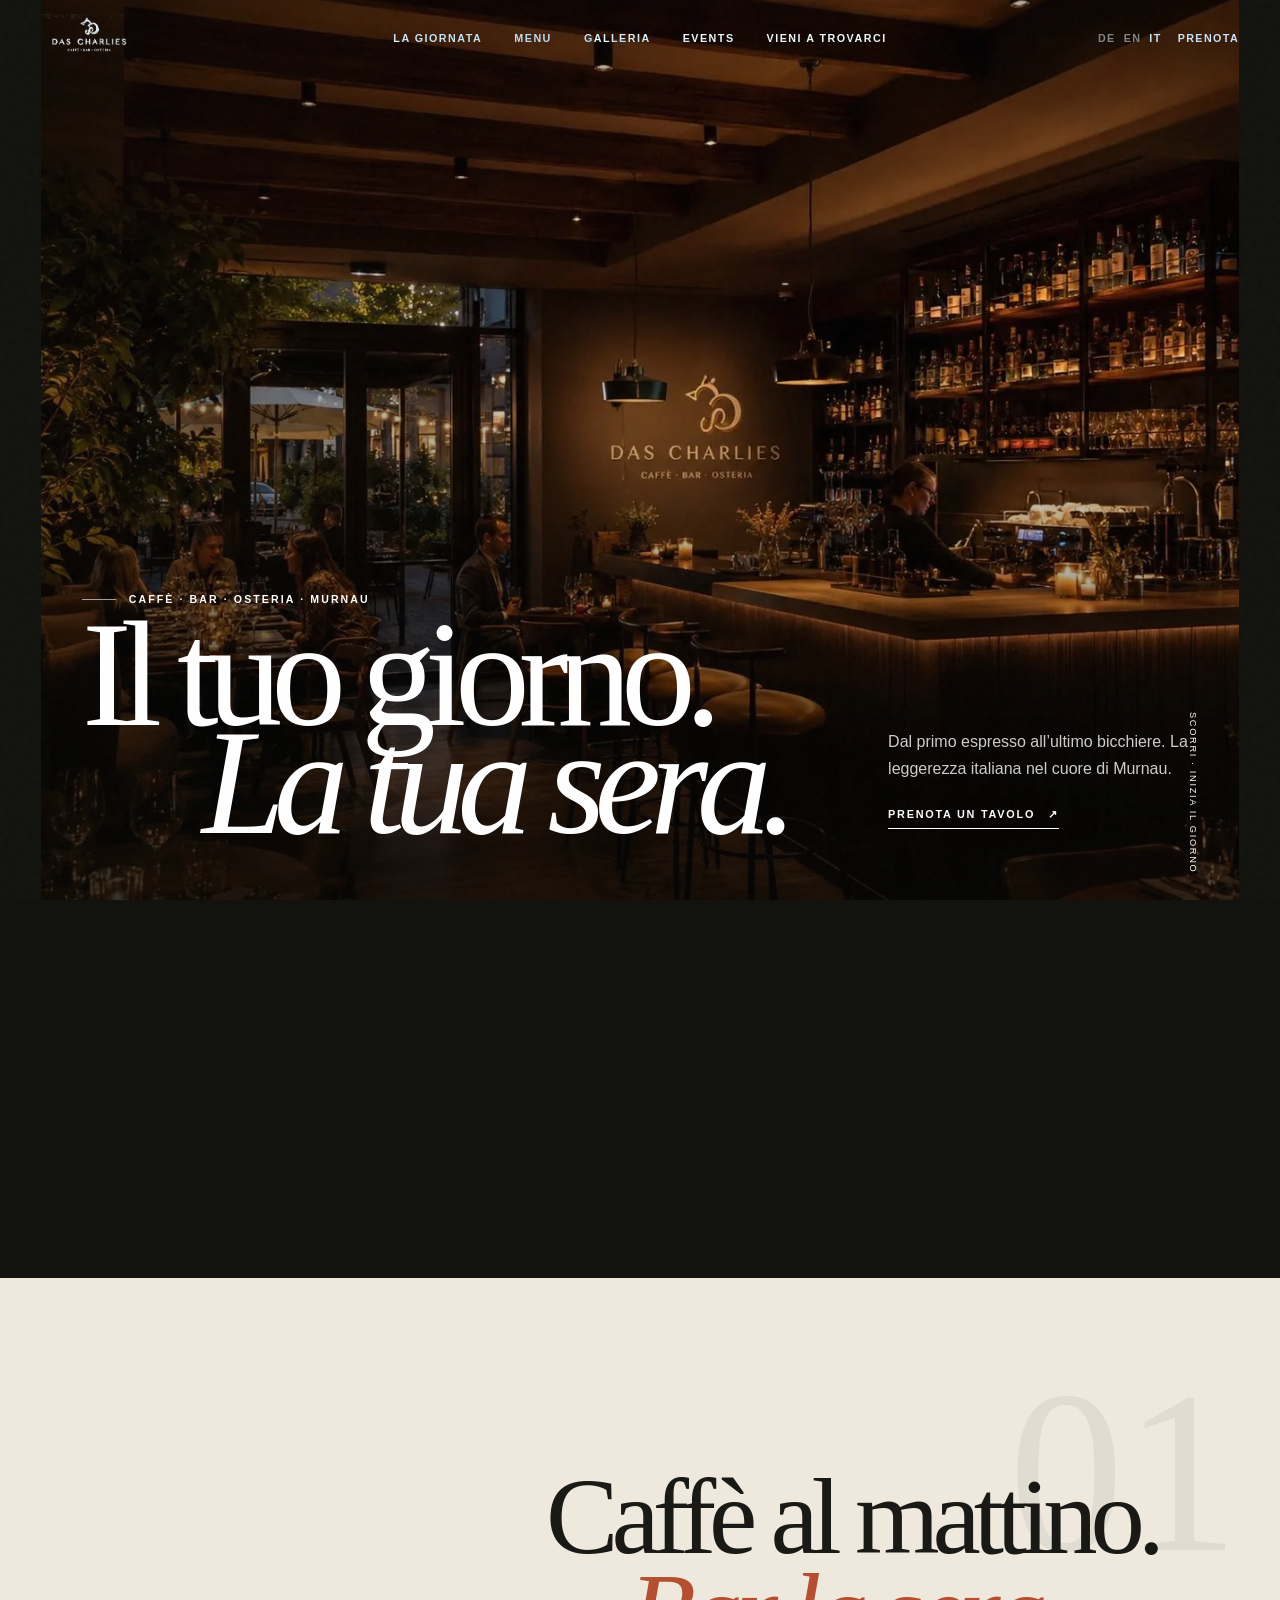
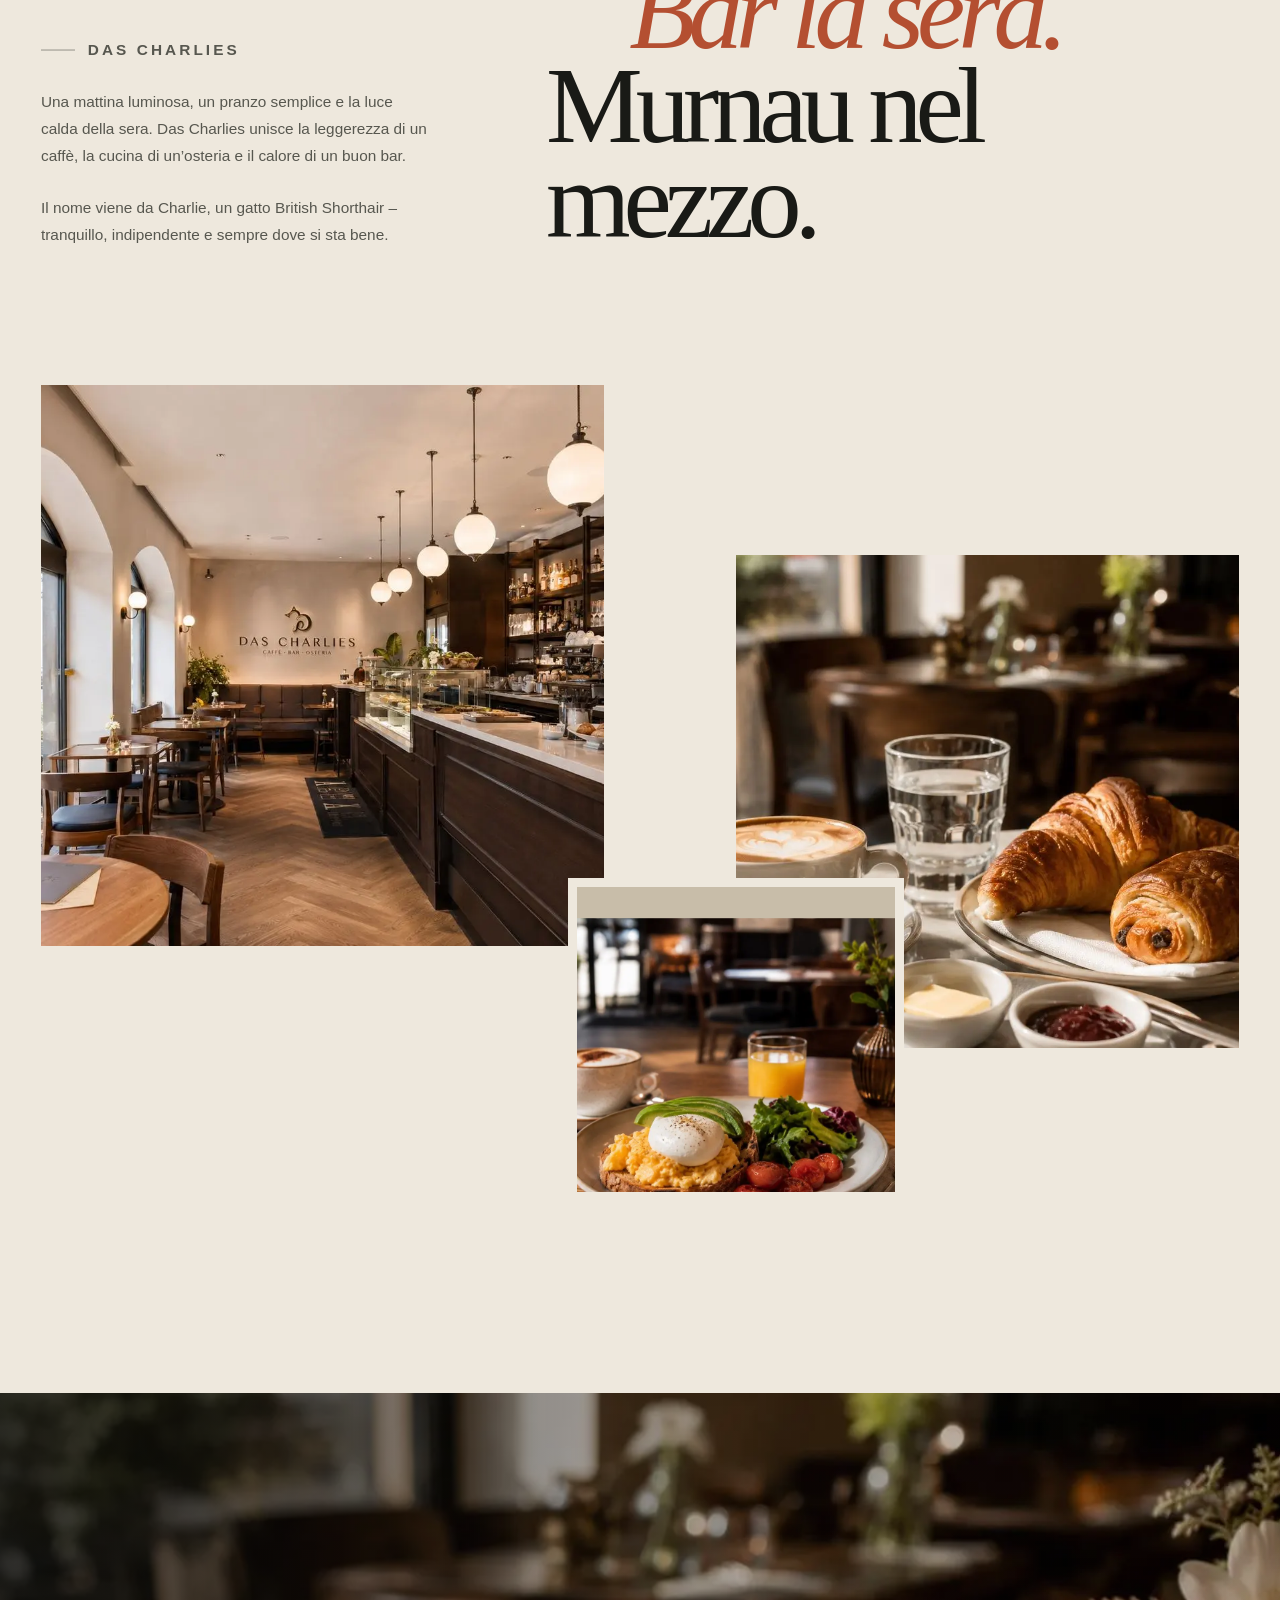
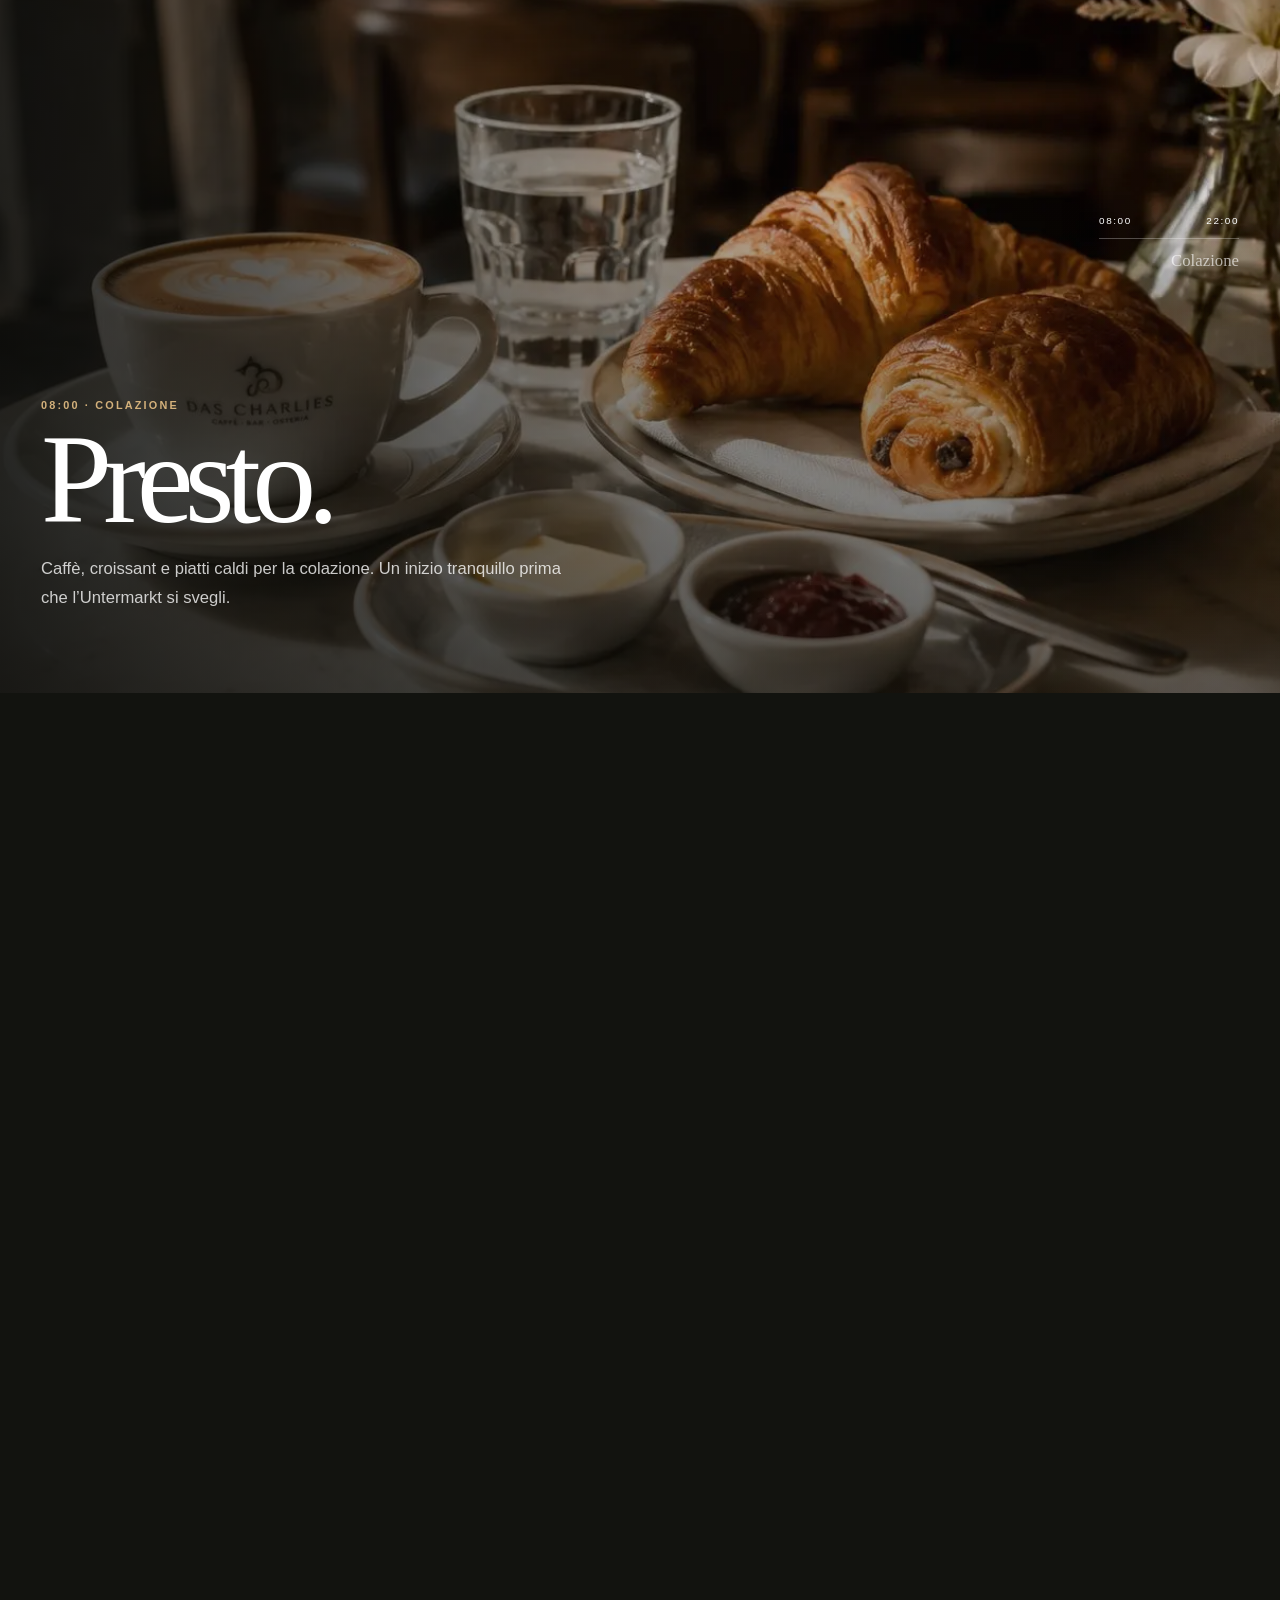
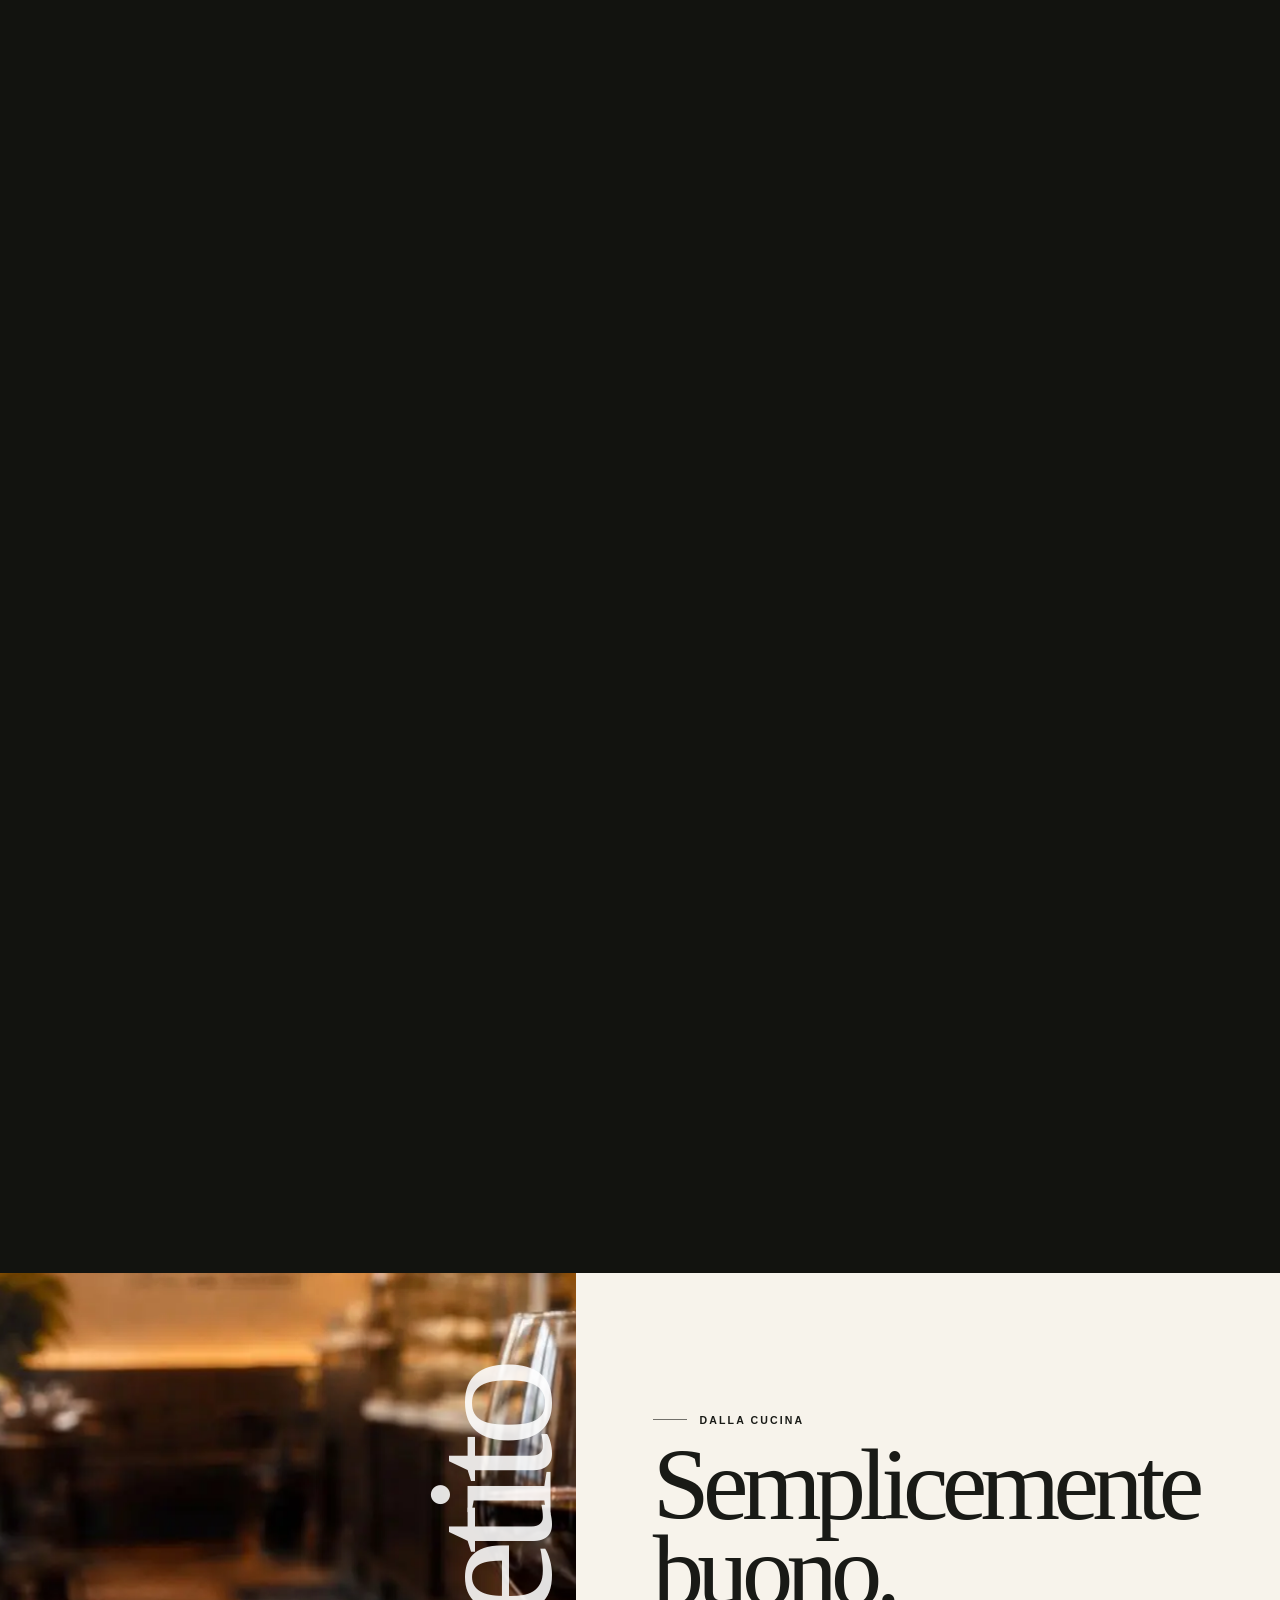
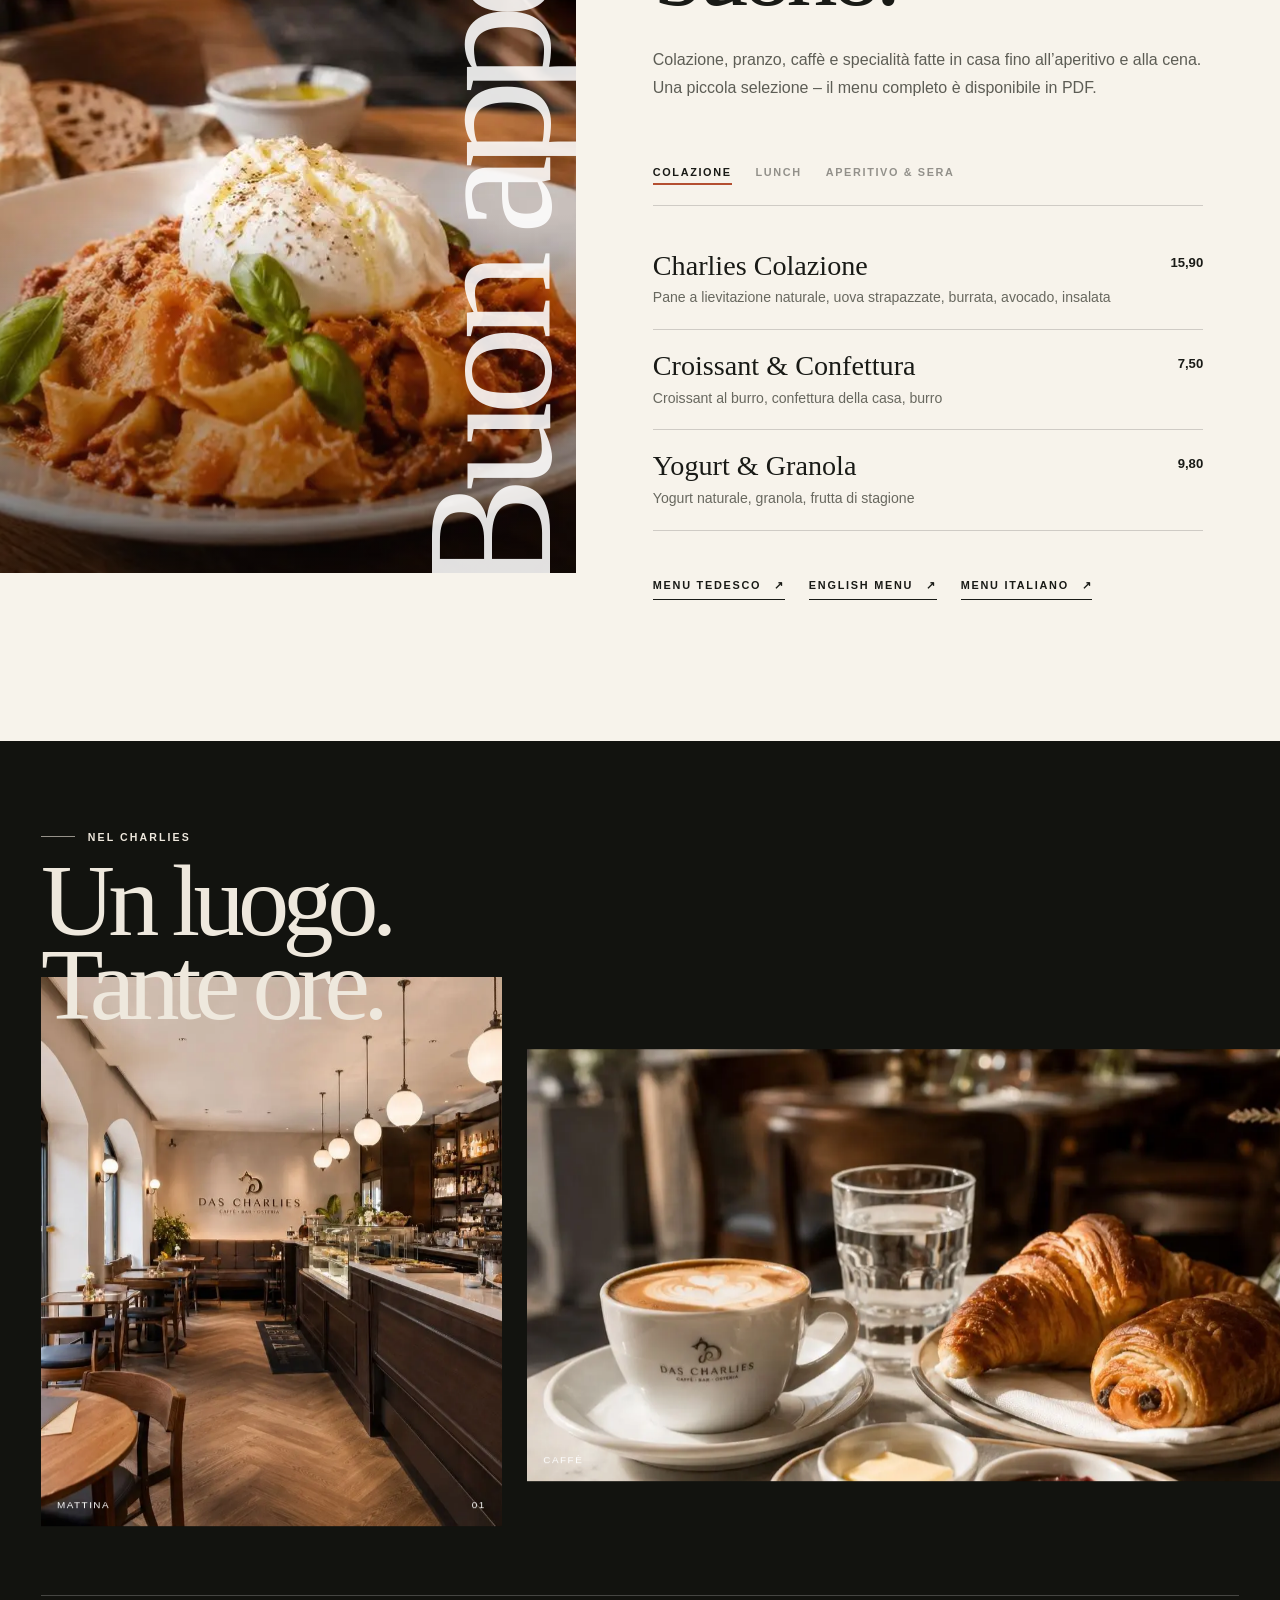
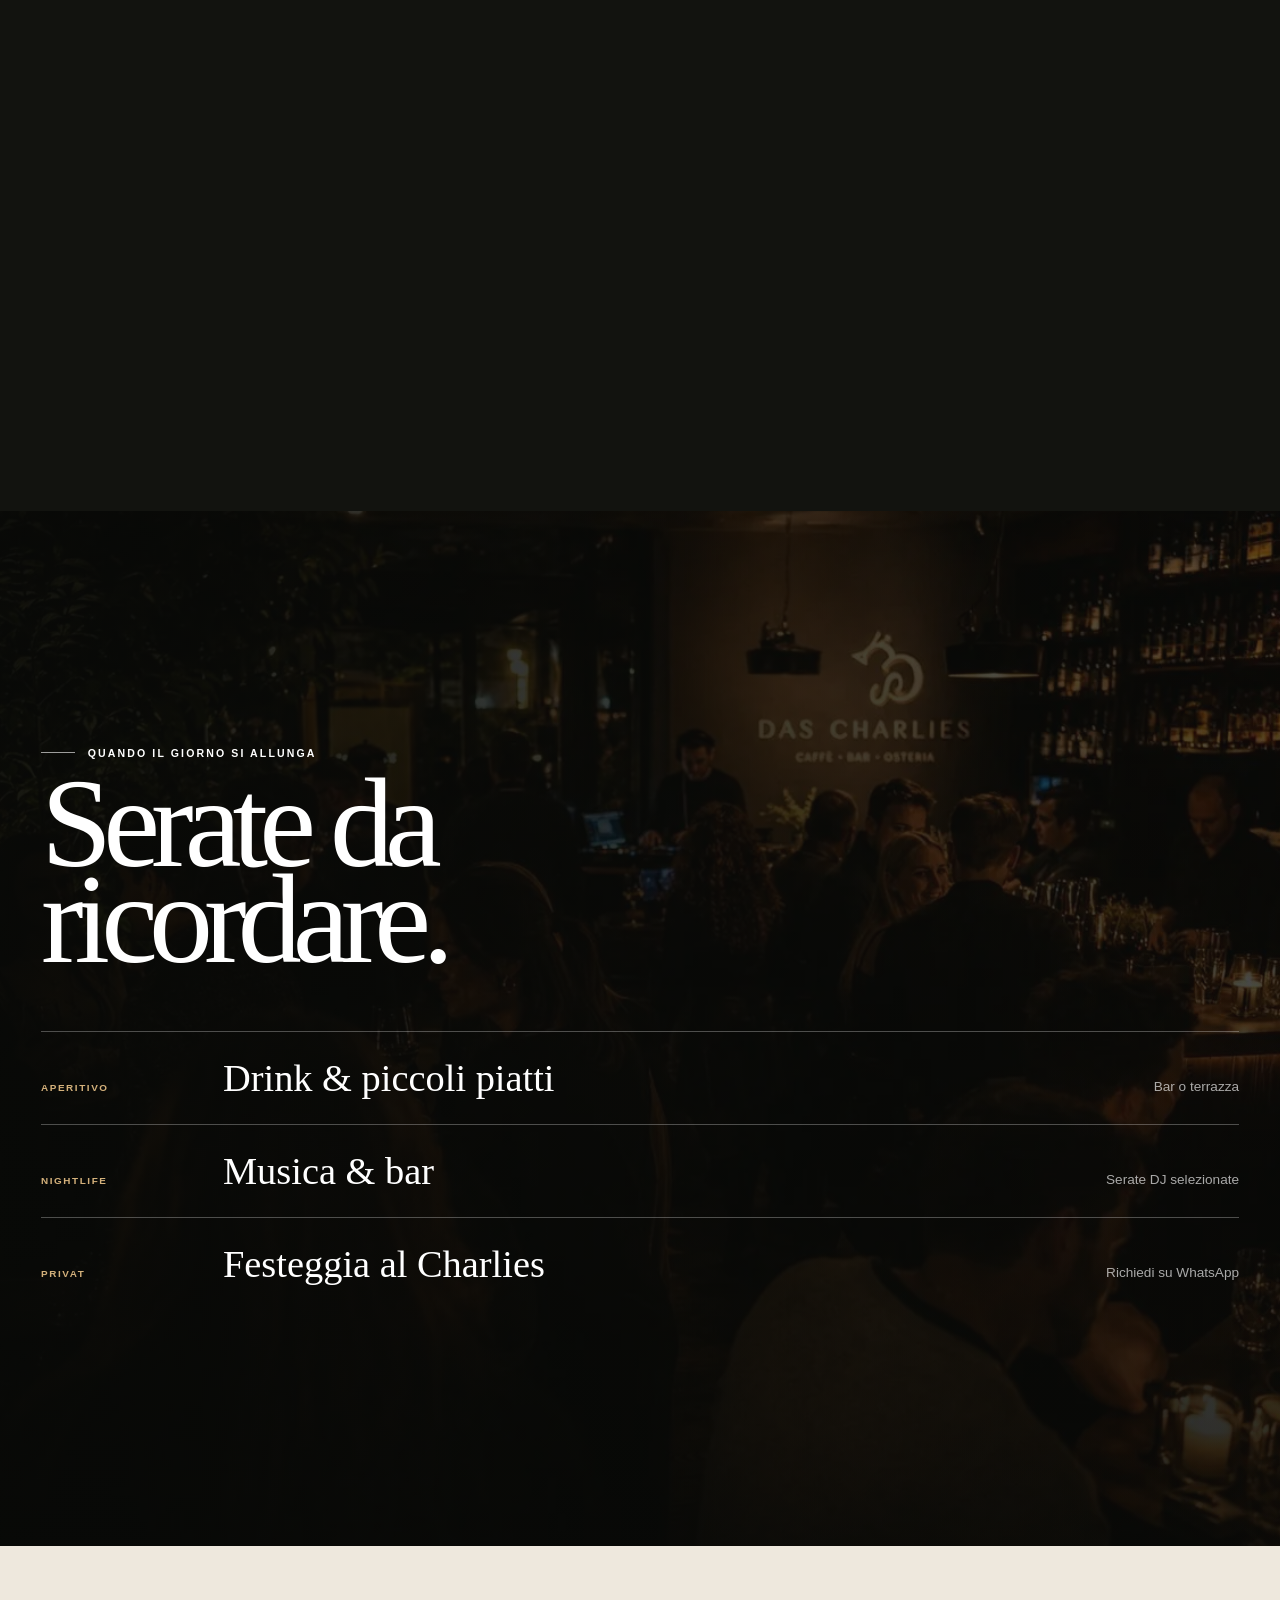
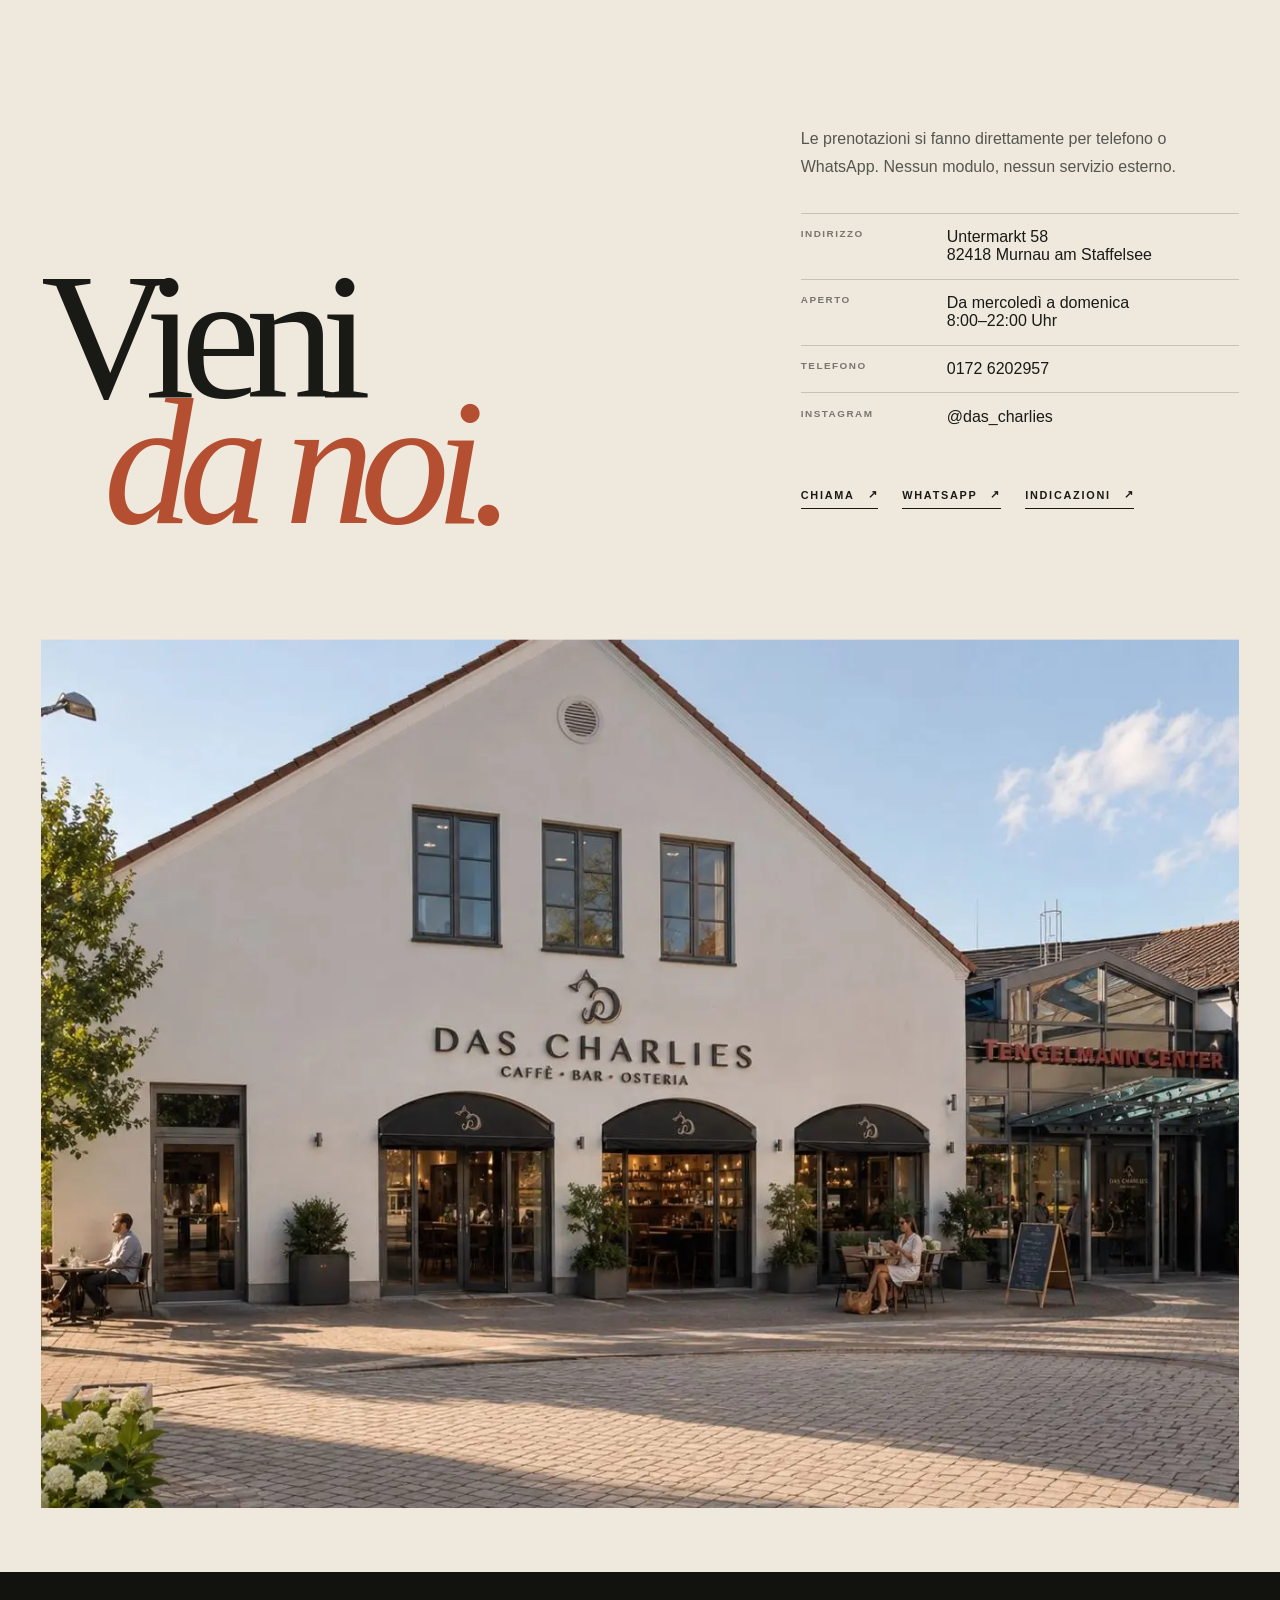
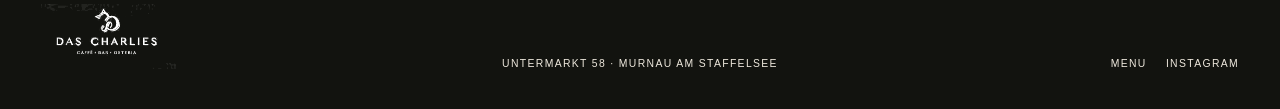
<file: it.html>
<!DOCTYPE html>
<html lang="it">
<head>
  <meta charset="utf-8">
  <meta name="viewport" content="width=device-width,initial-scale=1,viewport-fit=cover">
  <meta name="theme-color" content="#12130f">
  <meta name="description" content="Das Charlies a Murnau am Staffelsee – caffè, bar e osteria dalla mattina alla sera.">
  <title>Das Charlies — Caffè · Bar · Osteria in Murnau</title>
  <link rel="preload" href="assets/images/bar.webp" as="image" type="image/webp">
  <link rel="stylesheet" href="styles.css?v=4">
</head>
<body>
  <div class="grain" aria-hidden="true"></div>
  <header class="site-header">
    <a href="#top" aria-label="Das Charlies – Startseite"><img class="brand" src="assets/images/logo.png" alt="Das Charlies"></a>
    <nav class="nav-links" aria-label="Navigazione principale">
      <a href="#day">La giornata</a><a href="#menu">Menu</a><a href="#gallery">Galleria</a><a href="#events">Events</a><a href="#visit">Vieni a trovarci</a>
    </nav>
    <div class="header-tools">
      <nav class="lang-links" aria-label="Lingua"><a href="index.html" >DE</a><a href="en.html">EN</a><a href="it.html" aria-current="page">IT</a></nav>
      <a href="tel:+491726202957">Prenota</a>
      <button class="menu-toggle" type="button" aria-label="Apri menu" aria-expanded="false"><span></span></button>
    </div>
  </header>
  <nav class="mobile-nav" aria-label="Navigazione mobile">
    <a href="#day"><span>La giornata</span><small>01</small></a><a href="#menu"><span>Menu</span><small>02</small></a><a href="#gallery"><span>Galleria</span><small>03</small></a><a href="#events"><span>Events</span><small>04</small></a><a href="#visit"><span>Vieni a trovarci</span><small>05</small></a>
  </nav>

  <main>
    <section class="hero" id="top" aria-labelledby="hero-title">
      <div class="hero-sticky">
        <div class="hero-frame"><img src="assets/images/bar.webp" alt="Die beleuchtete Bar im Das Charlies am Abend"></div>
        <div class="hero-copy">
          <div><p class="hero-kicker">Caffè · Bar · Osteria · Murnau</p><h1 id="hero-title">Il tuo giorno.<span>La tua sera.</span></h1></div>
          <div class="hero-side"><p>Dal primo espresso all’ultimo bicchiere. La leggerezza italiana nel cuore di Murnau.</p><a class="text-link" href="tel:+491726202957">Prenota&nbsp;un&nbsp;tavolo</a></div>
        </div>
        <span class="scroll-note">Scorri · Inizia il giorno</span>
      </div>
    </section>

    <section class="manifesto" aria-labelledby="manifesto-title">
      <span class="manifesto-number" aria-hidden="true">01</span>
      <div class="manifesto-grid">
        <div class="manifesto-aside reveal">
          <p class="eyebrow">Das Charlies</p>
          <p>Una mattina luminosa, un pranzo semplice e la luce calda della sera. Das Charlies unisce la leggerezza di un caffè, la cucina di un’osteria e il calore di un buon bar.</p>
          <p>Il nome viene da Charlie, un gatto British Shorthair – tranquillo, indipendente e sempre dove si sta bene.</p>
        </div>
        <h2 class="manifesto-title reveal" id="manifesto-title">Caffè al mattino.<em>Bar la sera.</em>Murnau nel mezzo.</h2>
      </div>
      <div class="manifesto-collage">
        <figure class="collage-a parallax-media"><img src="assets/images/interior.webp" alt="Heller Gastraum und Bar am Tag" loading="lazy"></figure>
        <figure class="collage-b parallax-media"><img src="assets/images/croissants.webp" alt="Cappuccino und Croissants" loading="lazy"></figure>
        <figure class="collage-c parallax-media"><img src="assets/images/brunch.webp" alt="Colazionesteller im Charlies" loading="lazy"></figure>
      </div>
    </section>

    <section class="day-story" id="day" aria-label="Ein Tag im Charlies">
      <div class="day-sticky">
        <article class="day-scene" data-label="Colazione"><img src="assets/images/croissants.webp" alt="Croissants und Cappuccino am Morgen"><div class="day-copy"><time datetime="08:00">08:00 · Colazione</time><h2>Presto.</h2><p>Caffè, croissant e piatti caldi per la colazione. Un inizio tranquillo prima che l’Untermarkt si svegli.</p></div></article>
        <article class="day-scene" data-label="Brunch"><img src="assets/images/brunch.webp" alt="Colazione und Brunch im Charlies" loading="lazy"><div class="day-copy"><time datetime="10:30">10:30 · Brunch</time><h2>Piano.</h2><p>Un secondo caffè, qualcosa di salato e nessun motivo per alzarsi. Così dovrebbe essere una mattina a Murnau.</p></div></article>
        <article class="day-scene" data-label="Lunch"><img src="assets/images/pasta.webp" alt="Pasta zum Lunch" loading="lazy"><div class="day-copy"><time datetime="12:30">12:30 · Lunch</time><h2>Pranzo.</h2><p>Pasta, insalate e un pranzo semplice – con buoni prodotti e senza complicazioni.</p></div></article>
        <article class="day-scene" data-label="Aperitivo"><img src="assets/images/aperitivo.webp" alt="Aperitivo mit kleinen Tellern und Drinks" loading="lazy"><div class="day-copy"><time datetime="18:00">18:00 · Aperitivo</time><h2>Oro.</h2><p>Spritz, vino e piccoli piatti. La luce si fa più calda, le conversazioni più lunghe e la sera arriva naturalmente.</p></div></article>
        <article class="day-scene" data-label="Bar"><img src="assets/images/evening.webp" alt="Volle Bar im Charlies am Abend" loading="lazy"><div class="day-copy"><time datetime="20:00">Dalle 20:00 · Cena &amp; Bar</time><h2>Notte.</h2><p>Cena, drink e serate speciali. Il bar diventa il centro della scena senza perdere la sua eleganza tranquilla.</p></div></article>
        <div class="day-index" aria-hidden="true"><div class="day-index-top"><span>08:00</span><span>22:00</span></div><div class="day-index-line"><span></span></div><div class="day-index-label">Colazione</div></div>
      </div>
    </section>

    <section class="menu-section" id="menu" aria-labelledby="menu-title">
      <div class="menu-visual"><img src="assets/images/pasta.webp" alt="Pasta mit Burrata im Charlies" loading="lazy"><span class="menu-visual-word" aria-hidden="true">Buon appetito</span></div>
      <div class="menu-content">
        <p class="eyebrow reveal">Dalla cucina</p><h2 class="reveal" id="menu-title">Semplicemente buono.</h2>
        <p class="menu-intro reveal">Colazione, pranzo, caffè e specialità fatte in casa fino all’aperitivo e alla cena. Una piccola selezione – il menu completo è disponibile in PDF.</p>
        <div class="menu-tabs" role="tablist" aria-label="Menunbereiche">
          <button class="menu-tab" type="button" role="tab" aria-selected="true" aria-controls="panel-breakfast" id="tab-breakfast">Colazione</button>
          <button class="menu-tab" type="button" role="tab" aria-selected="false" aria-controls="panel-lunch" id="tab-lunch">Lunch</button>
          <button class="menu-tab" type="button" role="tab" aria-selected="false" aria-controls="panel-evening" id="tab-evening">Aperitivo &amp; sera</button>
        </div>
        <div class="menu-panel is-active" id="panel-breakfast" role="tabpanel" aria-labelledby="tab-breakfast">
          <article class="dish"><div><h3>Charlies Colazione</h3><p>Pane a lievitazione naturale, uova strapazzate, burrata, avocado, insalata</p></div><strong>15,90</strong></article>
          <article class="dish"><div><h3>Croissant &amp; Confettura</h3><p>Croissant al burro, confettura della casa, burro</p></div><strong>7,50</strong></article>
          <article class="dish"><div><h3>Yogurt &amp; Granola</h3><p>Yogurt naturale, granola, frutta di stagione</p></div><strong>9,80</strong></article>
        </div>
        <div class="menu-panel" id="panel-lunch" role="tabpanel" aria-labelledby="tab-lunch" hidden>
          <article class="dish"><div><h3>Pasta al Ragù</h3><p>Pasta larga, ragù cotto lentamente, burrata</p></div><strong>18,90</strong></article>
          <article class="dish"><div><h3>Insalata Charlies</h3><p>Insalata, verdure arrosto, focaccia</p></div><strong>14,50</strong></article>
          <article class="dish"><div><h3>Zuppa del giorno</h3><p>Zuppa stagionale, pane a lievitazione naturale</p></div><strong>8,90</strong></article>
        </div>
        <div class="menu-panel" id="panel-evening" role="tabpanel" aria-labelledby="tab-evening" hidden>
          <article class="dish"><div><h3>Aperitivo Board</h3><p>Burrata, prosciutto, olive, verdure, focaccia</p></div><strong>24,00</strong></article>
          <article class="dish"><div><h3>Burrata</h3><p>Pomodoro, basilico, olio d’oliva, pane</p></div><strong>15,50</strong></article>
          <article class="dish"><div><h3>Aperol Spritz</h3><p>Aperol, Prosecco, Soda</p></div><strong>8,90</strong></article>
        </div>
        <div class="menu-downloads reveal">
          <a class="text-link" href="assets/menu/speisekarte-de.pdf" target="_blank" rel="noopener">Menu tedesco</a><a class="text-link" href="assets/menu/menu-en.pdf" target="_blank" rel="noopener">English Menu</a><a class="text-link" href="assets/menu/menu-it.pdf" target="_blank" rel="noopener">Menu Italiano</a>
        </div>
      </div>
    </section>

    <section class="filmstrip" id="gallery" aria-labelledby="gallery-title">
      <div class="filmstrip-sticky">
        <div class="filmstrip-head"><p class="eyebrow">Nel Charlies</p><h2 id="gallery-title">Un luogo. Tante ore.</h2></div>
        <div class="filmstrip-track">
          <figure class="film-card tall"><img src="assets/images/interior.webp" alt="Innenraum des Charlies" loading="lazy"><figcaption><span>Mattina</span><span>01</span></figcaption></figure>
          <figure class="film-card"><img src="assets/images/croissants.webp" alt="Caffè und Croissants" loading="lazy"><figcaption><span>Caffè</span><span>02</span></figcaption></figure>
          <figure class="film-card small"><img src="assets/images/aperitivo.webp" alt="Aperitivo im Charlies" loading="lazy"><figcaption><span>Aperitivo</span><span>03</span></figcaption></figure>
          <figure class="film-card tall"><img src="assets/images/bartender.webp" alt="Abend an der Bar" loading="lazy"><figcaption><span>Bar</span><span>04</span></figcaption></figure>
          <figure class="film-card"><img src="assets/images/facade.webp" alt="Das Charlies am Untermarkt" loading="lazy"><figcaption><span>Untermarkt 58</span><span>05</span></figcaption></figure>
        </div>
        <div class="filmstrip-progress" aria-hidden="true"><span></span></div>
      </div>
    </section>

    <section class="events" id="events" aria-labelledby="events-title">
      <div class="events-bg"><img src="assets/images/evening.webp" alt="" loading="lazy"></div>
      <div class="events-content">
        <p class="eyebrow reveal">Quando il giorno si allunga</p><h2 class="reveal" id="events-title">Serate da ricordare.</h2>
        <div class="event-row reveal"><small>Aperitivo</small><strong>Drink &amp; piccoli piatti</strong><span>Bar o terrazza</span></div>
        <div class="event-row reveal"><small>Nightlife</small><strong>Musica &amp; bar</strong><span>Serate DJ selezionate</span></div>
        <div class="event-row reveal"><small>Privat</small><strong>Festeggia al Charlies</strong><span>Richiedi su WhatsApp</span></div>
      </div>
    </section>

    <section class="visit" id="visit" aria-labelledby="visit-title">
      <div class="visit-top">
        <h2 class="reveal" id="visit-title">Vieni<em>da noi.</em></h2>
        <div class="visit-details reveal">
          <p>Le prenotazioni si fanno direttamente per telefono o WhatsApp. Nessun modulo, nessun servizio esterno.</p>
          <dl class="visit-facts">
            <div><dt>Indirizzo</dt><dd>Untermarkt 58<br>82418 Murnau am Staffelsee</dd></div><div><dt>Aperto</dt><dd>Da mercoledì a domenica<br>8:00–22:00 Uhr</dd></div><div><dt>Telefono</dt><dd><a href="tel:+491726202957">0172&nbsp;6202957</a></dd></div><div><dt>Instagram</dt><dd><a href="https://www.instagram.com/das_charlies" target="_blank" rel="noopener">@das_charlies</a></dd></div>
          </dl>
          <div class="menu-downloads"><a class="text-link" href="tel:+491726202957">Chiama</a><a class="text-link" href="https://wa.me/491726202957?text=Hallo%2C%20ich%20w%C3%BCrde%20gerne%20einen%20Tisch%20im%20Das%20Charlies%20reservieren." target="_blank" rel="noopener">WhatsApp</a><a class="text-link" href="https://maps.apple.com/?q=Untermarkt+58+82418+Murnau+am+Staffelsee" target="_blank" rel="noopener">Indicazioni</a></div>
        </div>
      </div>
      <div class="visit-image parallax-media"><img src="assets/images/facade.webp" alt="Fassade des Das Charlies am Untermarkt in Murnau" loading="lazy"></div>
    </section>
  </main>

  <footer class="footer"><img src="assets/images/logo.png" alt="Das Charlies"><span class="footer-center">Untermarkt 58 · Murnau am Staffelsee</span><span class="footer-right"><a href="assets/menu/speisekarte-de.pdf">Menu</a><a href="https://www.instagram.com/das_charlies">Instagram</a></span></footer>
  <script src="script.js"></script>
</body>
</html>
</file>
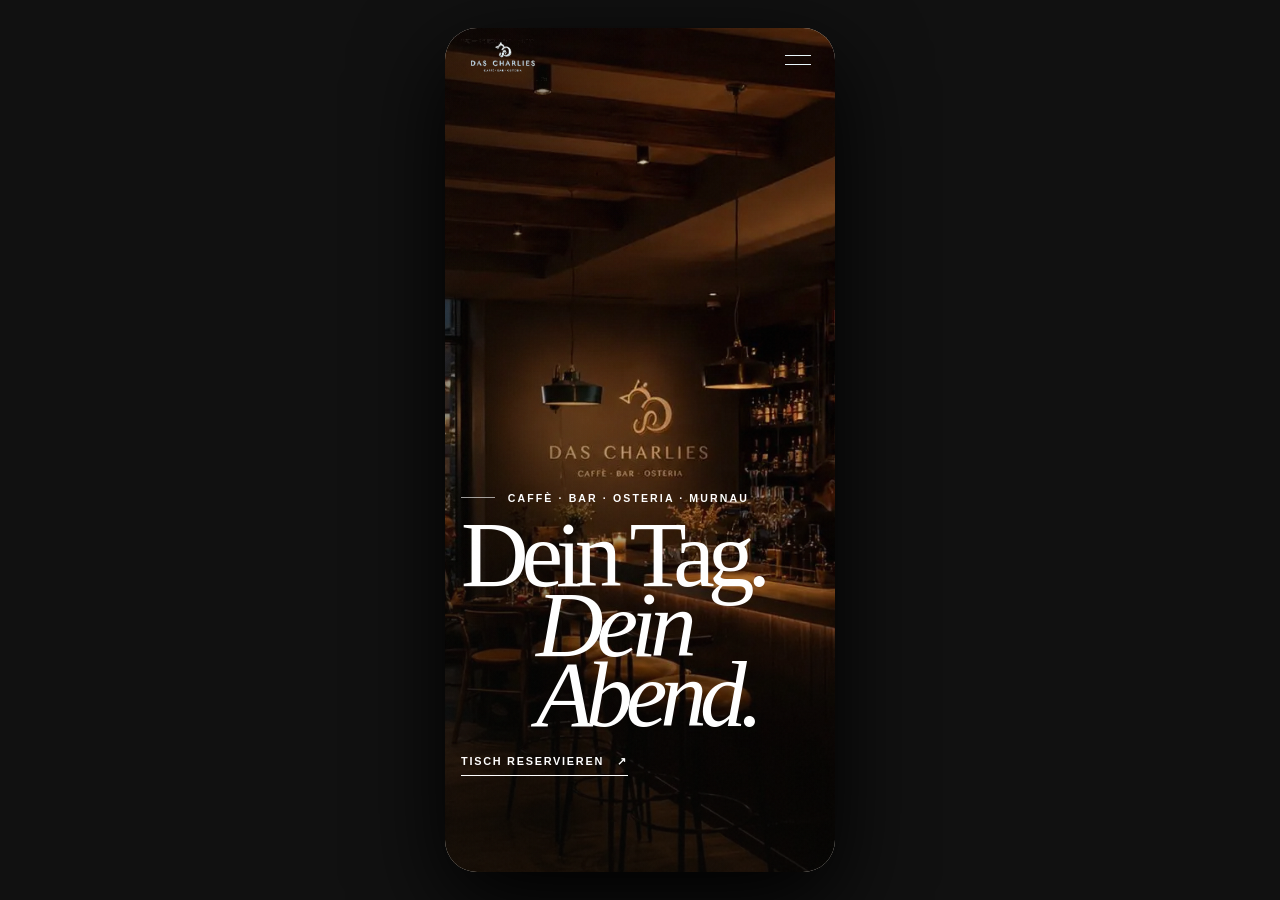
<file: tools/responsive-preview.html>
<!DOCTYPE html>
<html lang="en">
<head>
  <meta charset="utf-8">
  <meta name="viewport" content="width=device-width,initial-scale=1">
  <title>Charlies responsive preview</title>
  <style>
    * { box-sizing: border-box; }
    body { margin: 0; min-height: 100vh; display: grid; place-items: center; background: #111; }
    iframe { width: 390px; height: 844px; border: 0; border-radius: 32px; background: #eee8dd; box-shadow: 0 30px 90px #000; }
  </style>
</head>
<body><iframe src="../index.html?v=4" title="Charlie’s mobile preview"></iframe></body>
</html>
</file>
<file: styles.css>
:root {
  --paper: #eee8dd;
  --paper-soft: #f7f3eb;
  --ink: #191a16;
  --ink-soft: #34352f;
  --night: #12130f;
  --olive: #30372b;
  --vermouth: #b44f31;
  --gold: #d4b17b;
  --line: rgba(25, 26, 22, 0.18);
  --serif: "Iowan Old Style", "Baskerville", "Times New Roman", serif;
  --sans: "Avenir Next", "Helvetica Neue", Helvetica, Arial, sans-serif;
  --pad: clamp(1.1rem, 3.2vw, 3.5rem);
}

* { box-sizing: border-box; }

html {
  scroll-behavior: smooth;
  background: var(--night);
}

body {
  margin: 0;
  overflow-x: hidden;
  background: var(--paper);
  color: var(--ink);
  font-family: var(--sans);
  -webkit-font-smoothing: antialiased;
}

body.menu-open { overflow: hidden; }

a { color: inherit; text-decoration: none; }
button { color: inherit; font: inherit; }
img { display: block; max-width: 100%; }

::selection { background: var(--vermouth); color: #fff; }

.grain {
  position: fixed;
  inset: 0;
  z-index: 999;
  opacity: 0.035;
  pointer-events: none;
  background-image: url("data:image/svg+xml,%3Csvg viewBox='0 0 180 180' xmlns='http://www.w3.org/2000/svg'%3E%3Cfilter id='n'%3E%3CfeTurbulence type='fractalNoise' baseFrequency='.82' numOctaves='3' stitchTiles='stitch'/%3E%3C/filter%3E%3Crect width='100%25' height='100%25' filter='url(%23n)' opacity='.65'/%3E%3C/svg%3E");
}

.site-header {
  position: fixed;
  inset: 0 0 auto;
  z-index: 120;
  display: grid;
  grid-template-columns: 1fr auto 1fr;
  align-items: center;
  min-height: 76px;
  padding: 12px var(--pad);
  color: #fff;
  mix-blend-mode: difference;
}

.brand {
  width: 155px;
  height: 48px;
  object-fit: contain;
  object-position: left center;
  filter: grayscale(1) brightness(0) invert(1);
}

.nav-links {
  display: flex;
  gap: clamp(1rem, 2.5vw, 2.5rem);
  align-items: center;
  font-size: 0.67rem;
  font-weight: 600;
  letter-spacing: 0.14em;
  text-transform: uppercase;
}

.nav-links a,
.header-tools a,
.menu-toggle { position: relative; }

.nav-links a::after,
.header-tools > a::after {
  position: absolute;
  right: 0;
  bottom: -7px;
  left: 0;
  height: 1px;
  content: "";
  background: currentColor;
  transform: scaleX(0);
  transform-origin: right;
  transition: transform 350ms cubic-bezier(.22,.72,.18,1);
}

.nav-links a:hover::after,
.header-tools > a:hover::after { transform: scaleX(1); transform-origin: left; }

.header-tools {
  display: flex;
  justify-content: flex-end;
  align-items: center;
  gap: 1rem;
  font-size: 0.67rem;
  font-weight: 600;
  letter-spacing: 0.13em;
  text-transform: uppercase;
}

.lang-links { display: flex; gap: .5rem; }
.lang-links a { opacity: .52; }
.lang-links a[aria-current="page"] { opacity: 1; }

.menu-toggle {
  display: none;
  width: 42px;
  height: 42px;
  padding: 0;
  border: 0;
  background: none;
  cursor: pointer;
}

.menu-toggle span,
.menu-toggle::before {
  position: absolute;
  left: 8px;
  width: 26px;
  height: 1px;
  content: "";
  background: #fff;
  transition: transform 300ms ease, top 300ms ease;
}

.menu-toggle span { top: 16px; }
.menu-toggle::before { top: 25px; }
.menu-open .menu-toggle span { top: 21px; transform: rotate(45deg); }
.menu-open .menu-toggle::before { top: 21px; transform: rotate(-45deg); }

.mobile-nav {
  position: fixed;
  inset: 0;
  z-index: 110;
  display: grid;
  align-content: center;
  padding: 110px var(--pad) 46px;
  color: var(--ink);
  background: var(--paper);
  opacity: 0;
  pointer-events: none;
  transition: opacity 350ms ease;
}

.menu-open .mobile-nav { opacity: 1; pointer-events: auto; }
.mobile-nav a {
  display: flex;
  justify-content: space-between;
  padding: .46rem 0;
  border-bottom: 1px solid var(--line);
  font-family: var(--serif);
  font-size: clamp(2.3rem, 12vw, 5rem);
  letter-spacing: -.05em;
}
.mobile-nav small { font-family: var(--sans); font-size: .65rem; letter-spacing: .15em; }

.hero {
  position: relative;
  height: 142svh;
  padding: 0 var(--pad);
  color: #fff;
  background: var(--night);
}

.hero-sticky {
  position: sticky;
  top: 0;
  height: 100svh;
  overflow: hidden;
}

.hero-frame {
  position: absolute;
  inset: calc(var(--hero-progress, 0) * 4.5vh) calc(var(--hero-progress, 0) * 3.8vw);
  overflow: hidden;
  border-radius: calc(var(--hero-progress, 0) * 34px);
  background: #28271f;
  transform: scale(calc(1 - var(--hero-progress, 0) * .025));
  transform-origin: center;
}

.hero-frame img {
  width: 100%;
  height: 100%;
  object-fit: cover;
  object-position: center 54%;
  transform: scale(calc(1.08 - var(--hero-progress, 0) * .04));
}

.hero-frame::after {
  position: absolute;
  inset: 0;
  content: "";
  background:
    linear-gradient(180deg, rgba(6,7,5,.30), transparent 35%, rgba(5,6,4,.73)),
    linear-gradient(90deg, rgba(6,7,5,.38), transparent 55%);
}

.hero-copy {
  position: absolute;
  inset: auto var(--pad) 7vh;
  z-index: 2;
  display: grid;
  grid-template-columns: minmax(0, 1fr) auto;
  gap: 2rem;
  align-items: end;
  transform: translateY(calc(var(--hero-progress, 0) * -5vh));
}

.hero-kicker,
.eyebrow {
  display: flex;
  align-items: center;
  gap: .8rem;
  margin: 0 0 1rem;
  font-size: .66rem;
  font-weight: 600;
  letter-spacing: .2em;
  text-transform: uppercase;
}

.hero-kicker::before,
.eyebrow::before { width: 34px; height: 1px; content: ""; background: currentColor; opacity: .6; }

.hero h1 {
  max-width: 10ch;
  margin: 0;
  font-family: var(--serif);
  font-size: clamp(4.4rem, 11.7vw, 12rem);
  font-weight: 400;
  line-height: .72;
  letter-spacing: -.075em;
}

.hero h1 span { display: block; padding-left: .8em; font-style: italic; }

.hero-side {
  width: min(28vw, 310px);
  padding-bottom: .5rem;
}

.hero-side p { margin: 0 0 1.4rem; color: rgba(255,255,255,.8); line-height: 1.7; }

.hero-frame { clip-path: inset(7% 7% round 28px); transition: clip-path 1200ms cubic-bezier(.22,.72,.18,1); }
.hero-kicker, .hero h1, .hero-side { opacity: 0; transform: translateY(34px); }
.is-ready .hero-frame { clip-path: inset(0 round 0); }
.is-ready .hero-kicker, .is-ready .hero h1, .is-ready .hero-side { opacity: 1; transform: none; transition: opacity 900ms ease, transform 1100ms cubic-bezier(.22,.72,.18,1); }
.is-ready .hero h1 { transition-delay: 120ms; }
.is-ready .hero-side { transition-delay: 260ms; }

.text-link {
  display: inline-flex;
  align-items: center;
  gap: .8rem;
  padding-bottom: .45rem;
  border-bottom: 1px solid currentColor;
  font-size: .68rem;
  font-weight: 700;
  letter-spacing: .16em;
  text-transform: uppercase;
}

.text-link::after { content: "↗"; transition: transform 250ms ease; }
.text-link:hover::after { transform: translate(3px,-3px); }

.scroll-note {
  position: absolute;
  right: var(--pad);
  bottom: 3vh;
  z-index: 3;
  writing-mode: vertical-rl;
  font-size: .58rem;
  letter-spacing: .18em;
  text-transform: uppercase;
  opacity: calc(1 - var(--hero-progress, 0));
}

.manifesto {
  position: relative;
  padding: clamp(7rem, 15vw, 15rem) var(--pad) clamp(8rem, 15vw, 14rem);
  overflow: hidden;
  background: var(--paper);
}

.manifesto-number {
  position: absolute;
  top: 5rem;
  right: var(--pad);
  font-family: var(--serif);
  font-size: clamp(6rem, 18vw, 17rem);
  line-height: 1;
  color: rgba(25,26,22,.055);
}

.manifesto-grid {
  display: grid;
  grid-template-columns: minmax(220px, .72fr) minmax(0, 1.28fr);
  gap: clamp(3rem, 9vw, 10rem);
  align-items: start;
}

.manifesto-aside {
  position: sticky;
  top: 18vh;
  padding-top: 1rem;
}

.manifesto-aside p {
  max-width: 29rem;
  margin: 1.6rem 0 0;
  color: #57574f;
  font-size: clamp(.95rem, 1.2vw, 1.15rem);
  line-height: 1.75;
}

.manifesto-title {
  margin: 0;
  font-family: var(--serif);
  font-size: clamp(3.5rem, 8.5vw, 9rem);
  font-weight: 400;
  line-height: .87;
  letter-spacing: -.065em;
}

.manifesto-title em {
  display: block;
  padding-left: 12%;
  color: var(--vermouth);
  font-weight: 400;
}

.manifesto-collage {
  position: relative;
  height: clamp(520px, 67vw, 850px);
  margin-top: clamp(4rem, 8vw, 8rem);
}

.manifesto-collage figure { position: absolute; margin: 0; overflow: hidden; background: #c8bda9; }
.manifesto-collage img { width: 100%; height: 112%; object-fit: cover; transform: translateY(var(--parallax, 0px)); }
.collage-a { inset: 4% auto auto 0; width: 47%; height: 66%; }
.collage-b { inset: 24% 0 auto auto; width: 42%; height: 58%; }
.collage-c { right: 28%; bottom: 0; width: 28%; height: 38%; border: 9px solid var(--paper); }

.day-story {
  position: relative;
  height: 520svh;
  color: #fff;
  background: var(--night);
}

.day-sticky { position: sticky; top: 0; height: 100svh; overflow: hidden; }
.day-scene { position: absolute; inset: 0; opacity: 0; will-change: opacity; }
.day-scene:first-child { opacity: 1; }
.day-scene img { width: 100%; height: 100%; object-fit: cover; transform: scale(calc(1.08 - var(--scene-visible, 0) * .045)); }
.day-scene::after {
  position: absolute;
  inset: 0;
  content: "";
  background: linear-gradient(90deg, rgba(8,9,7,.82) 0%, rgba(8,9,7,.35) 48%, rgba(8,9,7,.12)), linear-gradient(180deg, transparent 45%, rgba(8,9,7,.55));
}

.day-copy {
  position: absolute;
  left: var(--pad);
  bottom: 9vh;
  z-index: 3;
  max-width: 620px;
  transform: translateY(calc((1 - var(--copy-visible, 0)) * 45px));
  opacity: var(--copy-visible, 0);
}

.day-copy time { display: block; margin-bottom: 1.2rem; color: var(--gold); font-size: .68rem; font-weight: 700; letter-spacing: .2em; text-transform: uppercase; }
.day-copy h2 { margin: 0; font-family: var(--serif); font-size: clamp(4rem, 10vw, 10rem); font-weight: 400; line-height: .78; letter-spacing: -.07em; }
.day-copy p { max-width: 34rem; margin: 1.5rem 0 0; color: rgba(255,255,255,.78); font-size: clamp(.95rem, 1.3vw, 1.15rem); line-height: 1.75; }

.day-index {
  position: absolute;
  top: 50%;
  right: var(--pad);
  z-index: 4;
  width: 140px;
  transform: translateY(-50%);
}

.day-index-top { display: flex; justify-content: space-between; margin-bottom: .75rem; font-size: .62rem; letter-spacing: .16em; text-transform: uppercase; }
.day-index-line { height: 1px; background: rgba(255,255,255,.28); }
.day-index-line span { display: block; width: calc(var(--day-progress, 0) * 100%); height: 100%; background: #fff; }
.day-index-label { margin-top: .75rem; color: rgba(255,255,255,.62); font-family: var(--serif); font-size: 1.05rem; text-align: right; }

.menu-section {
  display: grid;
  grid-template-columns: minmax(0, .9fr) minmax(0, 1.1fr);
  min-height: 110svh;
  background: var(--paper-soft);
}

.menu-visual { position: sticky; top: 0; height: 100svh; overflow: hidden; }
.menu-visual img { width: 100%; height: 100%; object-fit: cover; transform: scale(1.04); }
.menu-visual::after { position: absolute; inset: 0; content: ""; background: linear-gradient(180deg, transparent 60%, rgba(8,9,7,.45)); }
.menu-visual-word { position: absolute; right: -.02em; bottom: -.13em; z-index: 2; color: #fff; font-family: var(--serif); font-size: clamp(6rem, 14vw, 15rem); line-height: 1; letter-spacing: -.08em; writing-mode: vertical-rl; transform: rotate(180deg); opacity: .88; }

.menu-content { padding: clamp(7rem, 11vw, 11rem) clamp(2rem, 6vw, 7rem); }
.menu-content h2 { max-width: 8ch; margin: 0; font-family: var(--serif); font-size: clamp(4rem, 8vw, 8rem); font-weight: 400; line-height: .84; letter-spacing: -.065em; }
.menu-intro { max-width: 35rem; margin: 2rem 0 4rem; color: #5d5d55; line-height: 1.75; }

.menu-tabs { display: flex; gap: 1.5rem; padding-bottom: 1.2rem; border-bottom: 1px solid var(--line); overflow-x: auto; }
.menu-tab { flex: none; padding: 0 0 .35rem; border: 0; border-bottom: 2px solid transparent; background: none; font-size: .68rem; font-weight: 700; letter-spacing: .15em; text-transform: uppercase; cursor: pointer; opacity: .45; }
.menu-tab[aria-selected="true"] { border-color: var(--vermouth); opacity: 1; }
.menu-panel { display: none; padding-top: 1.5rem; }
.menu-panel.is-active { display: block; }
.dish { display: grid; grid-template-columns: 1fr auto; gap: 1.5rem; padding: 1.25rem 0; border-bottom: 1px solid var(--line); }
.dish h3 { margin: 0; font-family: var(--serif); font-size: clamp(1.55rem, 2.2vw, 2.2rem); font-weight: 400; }
.dish p { margin: .35rem 0 0; color: #68685f; font-size: .88rem; line-height: 1.55; }
.dish strong { padding-top: .35rem; font-size: .82rem; }
.menu-downloads { display: flex; flex-wrap: wrap; gap: 1.5rem; margin-top: 3rem; }

.filmstrip {
  position: relative;
  height: 330svh;
  color: var(--paper);
  background: var(--night);
}

.filmstrip-sticky { position: sticky; top: 0; height: 100svh; overflow: hidden; }
.filmstrip-head { position: absolute; top: 10vh; left: var(--pad); z-index: 3; }
.filmstrip-head h2 { max-width: 8ch; margin: .8rem 0 0; font-family: var(--serif); font-size: clamp(3.5rem, 8vw, 8.5rem); font-weight: 400; line-height: .82; letter-spacing: -.065em; }
.filmstrip-track { position: absolute; top: 47%; left: 0; display: flex; gap: clamp(1rem, 2vw, 2rem); width: max-content; padding: 0 var(--pad); transform: translate3d(0,-22%,0); will-change: transform; }
.film-card { position: relative; flex: none; width: min(66vw, 850px); height: min(48vh, 560px); margin: 0; overflow: hidden; }
.film-card.small { width: min(39vw, 520px); margin-top: 10vh; }
.film-card.tall { width: min(36vw, 470px); height: min(61vh, 700px); margin-top: -8vh; }
.film-card img { width: 100%; height: 100%; object-fit: cover; transition: transform 900ms cubic-bezier(.2,.8,.2,1); }
.film-card:hover img { transform: scale(1.035); }
.film-card figcaption { position: absolute; inset: auto 1rem 1rem; display: flex; justify-content: space-between; color: #fff; font-size: .62rem; letter-spacing: .15em; text-transform: uppercase; }
.filmstrip-progress { position: absolute; right: var(--pad); bottom: 5vh; left: var(--pad); z-index: 3; height: 1px; background: rgba(255,255,255,.22); }
.filmstrip-progress span { display: block; width: calc(var(--film-progress, 0) * 100%); height: 100%; background: var(--paper); }

.events {
  position: relative;
  min-height: 115svh;
  display: grid;
  place-items: center;
  padding: clamp(7rem, 11vw, 12rem) var(--pad);
  color: #fff;
  background: var(--night);
  overflow: hidden;
}

.events-bg { position: absolute; inset: 0; }
.events-bg img { width: 100%; height: 100%; object-fit: cover; opacity: .58; transform: scale(1.03); }
.events-bg::after { position: absolute; inset: 0; content: ""; background: linear-gradient(90deg, rgba(8,9,7,.84), rgba(8,9,7,.27)), linear-gradient(180deg, rgba(8,9,7,.15), rgba(8,9,7,.67)); }
.events-content { position: relative; z-index: 2; width: min(100%, 1280px); }
.events h2 { max-width: 8ch; margin: 0 0 4rem; font-family: var(--serif); font-size: clamp(4rem, 10vw, 11rem); font-weight: 400; line-height: .75; letter-spacing: -.07em; }
.event-row { display: grid; grid-template-columns: 150px 1fr auto; gap: 2rem; align-items: baseline; padding: 1.5rem 0; border-top: 1px solid rgba(255,255,255,.28); }
.event-row small { color: var(--gold); font-size: .62rem; font-weight: 700; letter-spacing: .16em; text-transform: uppercase; }
.event-row strong { font-family: var(--serif); font-size: clamp(1.6rem, 3vw, 3rem); font-weight: 400; }
.event-row span { color: rgba(255,255,255,.65); font-size: .85rem; }

.visit {
  position: relative;
  padding: clamp(8rem, 14vw, 15rem) var(--pad) 4rem;
  overflow: hidden;
  background: var(--paper);
}

.visit-top { display: grid; grid-template-columns: 1.2fr .8fr; gap: clamp(3rem, 8vw, 10rem); align-items: end; }
.visit h2 { margin: 0; font-family: var(--serif); font-size: clamp(5rem, 14vw, 15rem); font-weight: 400; line-height: .7; letter-spacing: -.08em; }
.visit h2 em { display: block; padding-left: .35em; color: var(--vermouth); font-weight: 400; }
.visit-details { padding-bottom: 1rem; }
.visit-details p { max-width: 29rem; margin: 0 0 2rem; color: #56564f; line-height: 1.75; }
.visit-facts { margin: 0; }
.visit-facts div { display: grid; grid-template-columns: 130px 1fr; gap: 1rem; padding: .9rem 0; border-top: 1px solid var(--line); }
.visit-facts dt { font-size: .62rem; font-weight: 700; letter-spacing: .15em; text-transform: uppercase; opacity: .55; }
.visit-facts dd { margin: 0; }
.visit-image { position: relative; height: min(72vw, 880px); margin: clamp(4rem, 8vw, 8rem) 0 0; overflow: hidden; }
.visit-image img { width: 100%; height: 112%; object-fit: cover; transform: translateY(var(--parallax, 0px)); }

.footer {
  display: grid;
  grid-template-columns: 1fr auto 1fr;
  gap: 2rem;
  align-items: end;
  padding: 2rem var(--pad) 2.5rem;
  color: var(--paper);
  background: var(--night);
  font-size: .65rem;
  letter-spacing: .13em;
  text-transform: uppercase;
}
.footer img { width: 135px; filter: grayscale(1) brightness(0) invert(1); }
.footer-center { text-align: center; }
.footer-right { display: flex; justify-content: flex-end; gap: 1.2rem; }

.reveal { opacity: 0; transform: translateY(42px); transition: opacity 900ms ease, transform 900ms cubic-bezier(.22,.72,.18,1); }
.reveal.is-visible { opacity: 1; transform: none; }

@media (max-width: 980px) {
  .site-header { grid-template-columns: 1fr auto; }
  .nav-links, .header-tools > a, .lang-links { display: none; }
  .header-tools { grid-column: 2; }
  .menu-toggle { display: block; }
  .hero-copy { grid-template-columns: 1fr; }
  .hero-side { width: min(75vw, 390px); }
  .manifesto-grid { grid-template-columns: 1fr; }
  .manifesto-aside { position: relative; top: auto; max-width: 620px; }
  .menu-section { grid-template-columns: 1fr; }
  .menu-visual { position: relative; height: 78svh; }
  .visit-top { grid-template-columns: 1fr; }
}

@media (max-width: 680px) {
  :root { --pad: 1rem; }
  .site-header { min-height: 64px; padding-block: 8px; }
  .brand { width: 126px; height: 42px; }
  .hero { height: 128svh; padding: 0; }
  .hero-frame { inset: calc(var(--hero-progress, 0) * 1rem); border-radius: calc(var(--hero-progress, 0) * 22px); }
  .hero-frame img { object-position: 58% center; }
  .hero-copy { bottom: 5.5rem; gap: 1.3rem; }
  .hero h1 { font-size: clamp(4.3rem, 24vw, 7rem); line-height: .75; }
  .hero-side p { display: none; }
  .scroll-note { display: none; }
  .manifesto { padding-top: 6.5rem; }
  .manifesto-number { top: 3rem; }
  .manifesto-title { font-size: clamp(3.6rem, 18vw, 6rem); }
  .manifesto-collage { height: 640px; }
  .collage-a { top: 0; width: 78%; height: 49%; }
  .collage-b { top: 32%; width: 69%; height: 42%; }
  .collage-c { right: auto; bottom: 0; left: 9%; width: 45%; height: 32%; border-width: 6px; }
  .day-story { height: 450svh; }
  .day-scene::after { background: linear-gradient(180deg, rgba(8,9,7,.08), rgba(8,9,7,.2) 40%, rgba(8,9,7,.86)); }
  .day-scene img { object-position: 58% center; }
  .day-copy { right: 1rem; bottom: 5.7rem; }
  .day-copy h2 { font-size: clamp(4rem, 22vw, 7rem); }
  .day-copy p { font-size: .9rem; }
  .day-index { top: auto; right: 1rem; bottom: 2rem; left: 1rem; width: auto; transform: none; }
  .day-index-label { display: none; }
  .menu-visual { height: 66svh; }
  .menu-visual-word { font-size: 28vw; }
  .menu-content { padding: 6rem 1rem; }
  .menu-content h2 { font-size: 19vw; }
  .dish { gap: .75rem; }
  .dish h3 { font-size: 1.55rem; }
  .filmstrip { height: 285svh; }
  .filmstrip-head { top: 12vh; }
  .filmstrip-track { top: 48%; }
  .film-card { width: 83vw; height: 43vh; }
  .film-card.small { width: 70vw; }
  .film-card.tall { width: 75vw; height: 52vh; }
  .events { min-height: 105svh; }
  .events h2 { margin-bottom: 3rem; font-size: 19vw; }
  .event-row { grid-template-columns: 82px 1fr; gap: .8rem; }
  .event-row span { display: none; }
  .visit { padding-top: 8rem; }
  .visit h2 { font-size: 24vw; }
  .visit-facts div { grid-template-columns: 100px 1fr; }
  .visit-image { height: 70svh; }
  .footer { grid-template-columns: 1fr 1fr; }
  .footer-center { display: none; }
  .footer-right { align-self: center; }
}

@media (prefers-reduced-motion: reduce) {
  html { scroll-behavior: auto; }
  *, *::before, *::after { animation-duration: .01ms !important; animation-iteration-count: 1 !important; transition-duration: .01ms !important; }
  .reveal { opacity: 1; transform: none; }
  .hero-frame, .hero-frame img, .hero-copy, .day-scene img, .filmstrip-track, .visit-image img, .manifesto-collage img { transform: none !important; }
}
</file>
